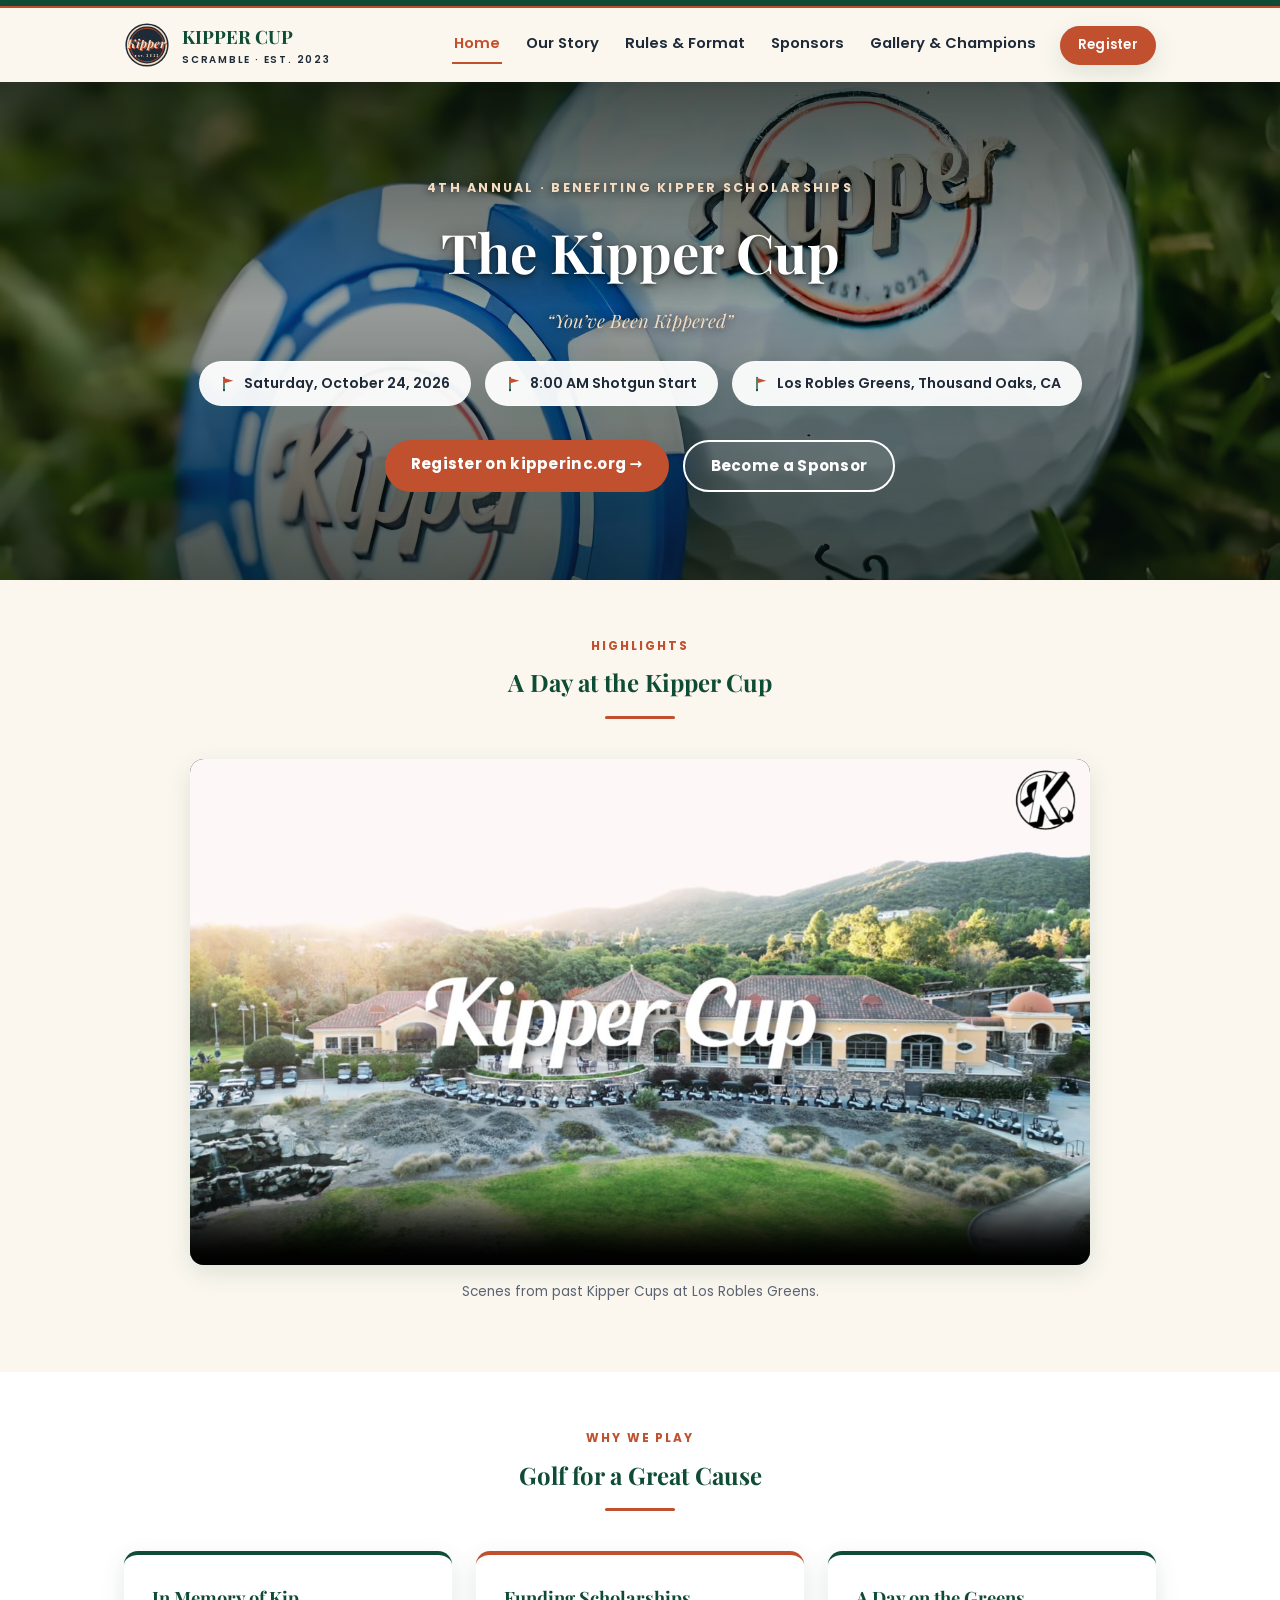
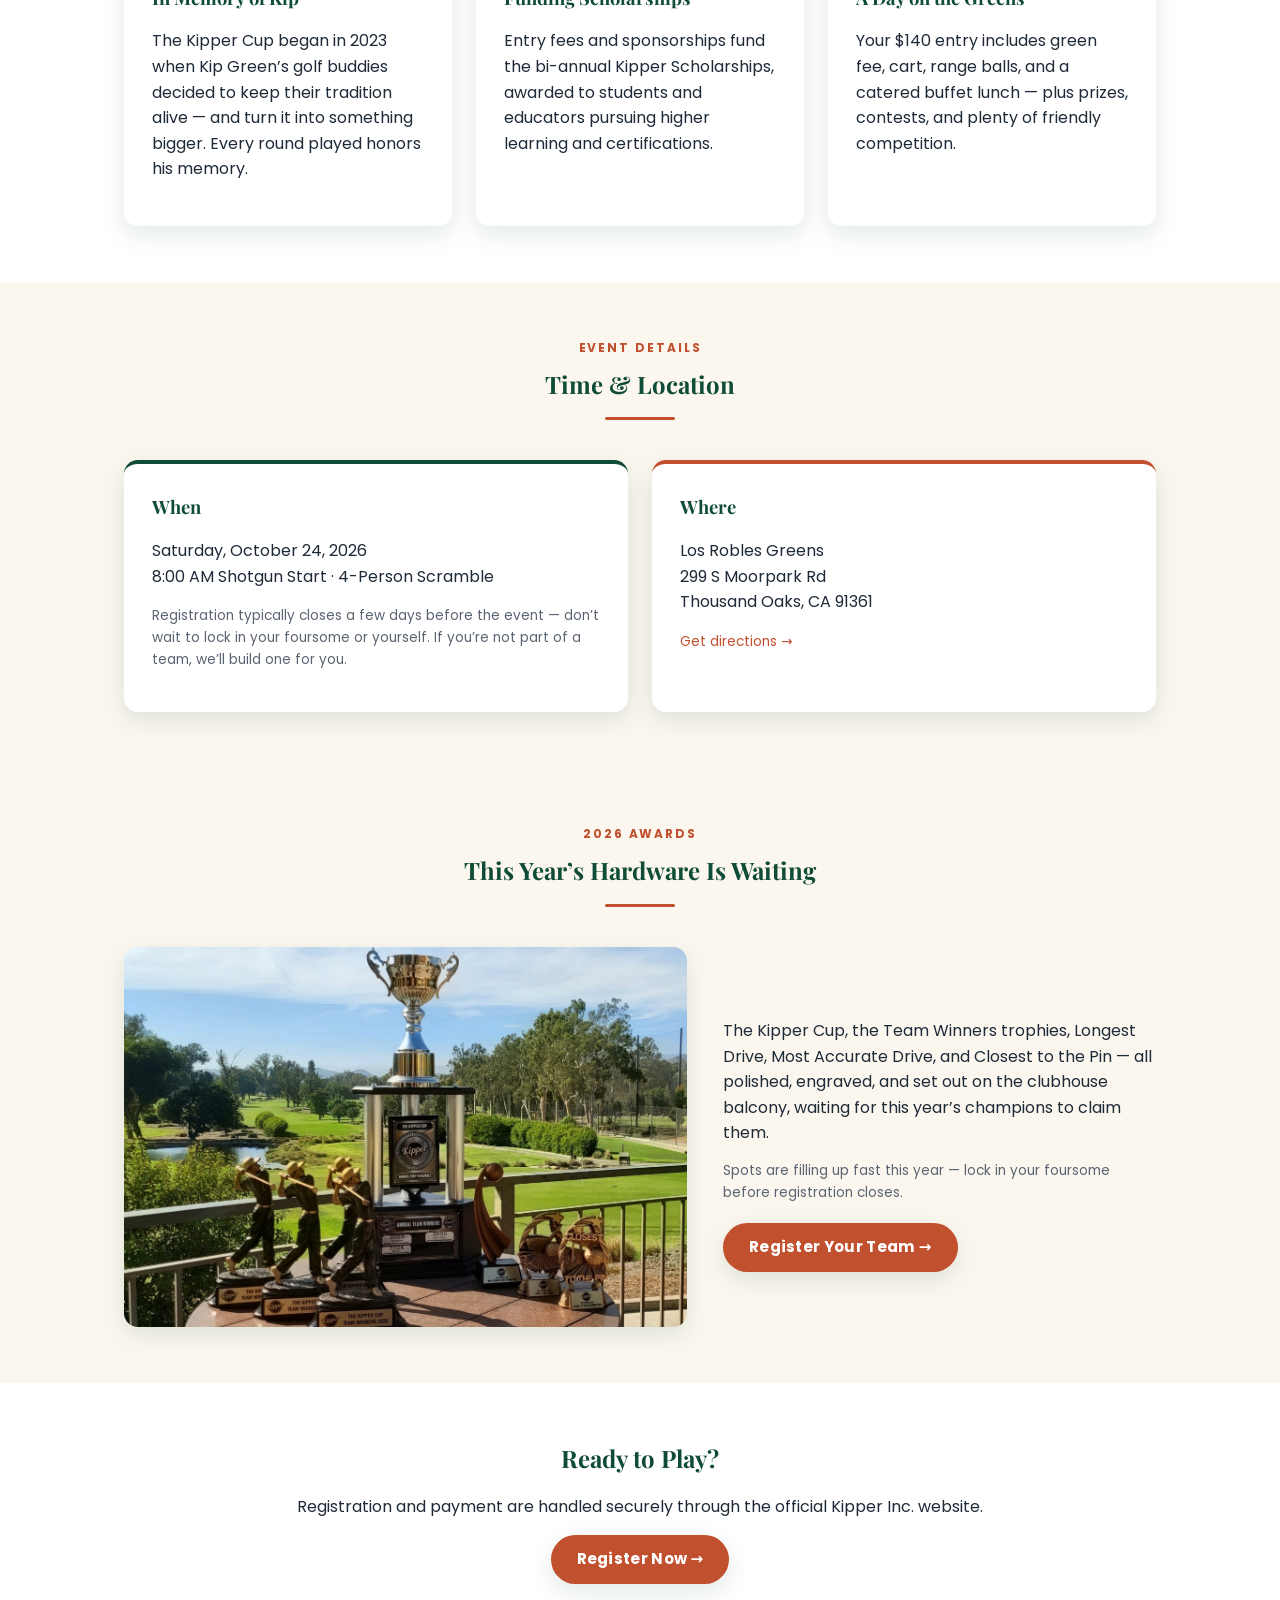
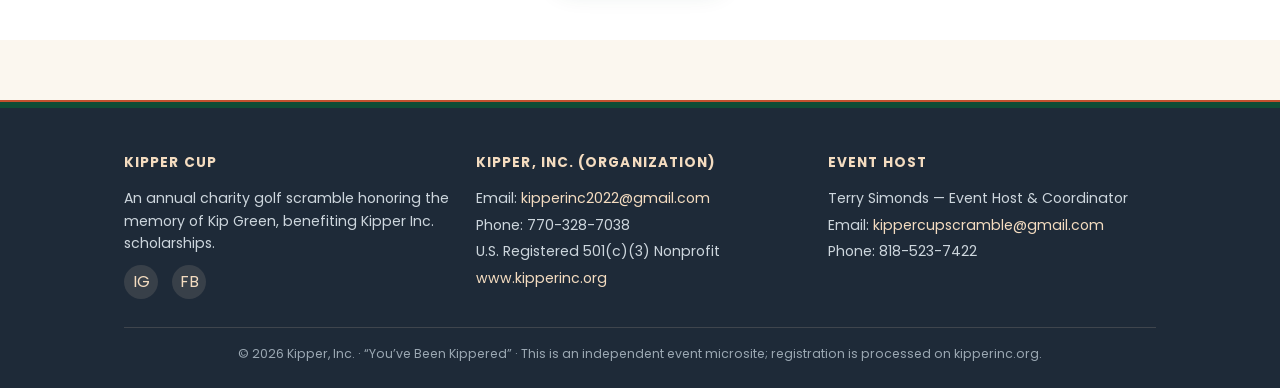
<file: index.html>
<!DOCTYPE html>
<html lang="en">
<head>
<meta charset="UTF-8">
<meta name="viewport" content="width=device-width, initial-scale=1.0">
<title>Home | Kipper Cup</title>
<meta name="description" content="The 4th Annual Kipper Cup charity golf scramble — October 24, 2026 at Los Robles Greens, Thousand Oaks, CA.">
<link rel="preconnect" href="https://fonts.googleapis.com">
<link href="https://fonts.googleapis.com/css2?family=Playfair+Display:ital,wght@0,600;0,700;1,700&family=Poppins:wght@400;500;600;700&display=swap" rel="stylesheet">
<link rel="stylesheet" href="assets/style.css?v=2">
</head>
<body>
<div class="top-bar"></div>
<header class="site-header">
  <div class="nav-wrap">
    <a href="index.html" class="brand">
      <svg viewBox="0 0 100 100" xmlns="http://www.w3.org/2000/svg" role="img" aria-label="Kipper Cup badge">
  <circle cx="50" cy="50" r="47" fill="#1E2A38"/>
  <circle cx="50" cy="50" r="42" fill="none" stroke="#F4DCC0" stroke-width="3.4"/>
  <circle cx="50" cy="50" r="36.5" fill="none" stroke="#C1502E" stroke-width="1.8"/>
  <text x="50" y="58" text-anchor="middle" font-family="'Playfair Display', Georgia, serif" font-style="italic" font-weight="700" font-size="26" fill="#C1502E">Kipper</text>
  <text x="49" y="57" text-anchor="middle" font-family="'Playfair Display', Georgia, serif" font-style="italic" font-weight="700" font-size="26" fill="#F4DCC0">Kipper</text>
  <text x="50" y="76" text-anchor="middle" font-family="'Poppins',sans-serif" font-size="6.2" letter-spacing="2" fill="#F4DCC0">EST. 2022</text>
</svg>
      <span>KIPPER CUP<span class="sub">SCRAMBLE &middot; EST. 2023</span></span>
    </a>
    <nav class="main-nav">
        <a href="index.html" class="active">Home</a>
        <a href="about.html">Our Story</a>
        <a href="rules.html">Rules &amp; Format</a>
        <a href="sponsors.html">Sponsors</a>
        <a href="gallery.html">Gallery &amp; Champions</a>
        <a href="https://www.kipperinc.org/events-1/kipper-cup-2026" class="btn small" target="_blank" rel="noopener">Register</a>
    </nav>
  </div>
</header>

<section class="hero hero-photo">
  <div class="container">
    <div class="eyebrow">4th Annual &middot; Benefiting Kipper Scholarships</div>
    <h1>The Kipper Cup</h1>
    <div class="tagline">&ldquo;You&rsquo;ve Been Kippered&rdquo;</div>

    <div class="hero-facts">
      <span class="fact-pill"><svg viewBox="0 0 24 24" xmlns="http://www.w3.org/2000/svg"><path d="M6 2v20" stroke="#0F4C35" stroke-width="2" stroke-linecap="round"/><path d="M6 3 L20 7 L6 11 Z" fill="#C1502E"/><circle cx="6" cy="21" r="1.6" fill="#0F4C35"/></svg> Saturday, October 24, 2026</span>
      <span class="fact-pill"><svg viewBox="0 0 24 24" xmlns="http://www.w3.org/2000/svg"><path d="M6 2v20" stroke="#0F4C35" stroke-width="2" stroke-linecap="round"/><path d="M6 3 L20 7 L6 11 Z" fill="#C1502E"/><circle cx="6" cy="21" r="1.6" fill="#0F4C35"/></svg> 8:00 AM Shotgun Start</span>
      <span class="fact-pill"><svg viewBox="0 0 24 24" xmlns="http://www.w3.org/2000/svg"><path d="M6 2v20" stroke="#0F4C35" stroke-width="2" stroke-linecap="round"/><path d="M6 3 L20 7 L6 11 Z" fill="#C1502E"/><circle cx="6" cy="21" r="1.6" fill="#0F4C35"/></svg> Los Robles Greens, Thousand Oaks, CA</span>
    </div>

    <div class="hero-ctas">
      <a href="https://www.kipperinc.org/events-1/kipper-cup-2026" class="btn" target="_blank" rel="noopener">Register on kipperinc.org &rarr;</a>
      <a href="sponsors.html" class="btn btn-outline">Become a Sponsor</a>
    </div>
  </div>
</section>

<section>
  <div class="container">
    <div class="section-head">
      <div class="eyebrow">Highlights</div>
      <h2>A Day at the Kipper Cup</h2>
      <div class="divider"></div>
    </div>
    <div class="video-wrap">
      <video
        controls
        preload="none"
        playsinline
        poster="assets/video/kipper-cup-highlights-poster.jpg"
        aria-label="Kipper Cup tournament highlight reel">
        <source src="assets/video/kipper-cup-highlights.mp4" type="video/mp4">
        Your browser doesn&rsquo;t support embedded video.
        <a href="assets/video/kipper-cup-highlights.mp4">Download the highlight reel</a> instead.
      </video>
    </div>
    <p class="note text-center" style="margin-top:16px;">Scenes from past Kipper Cups at Los Robles Greens.</p>
  </div>
</section>

<section class="alt">
  <div class="container">
    <div class="section-head">
      <div class="eyebrow">Why We Play</div>
      <h2>Golf for a Great Cause</h2>
      <div class="divider"></div>
    </div>
    <div class="grid grid-3">
      <div class="card">
        <h3>In Memory of Kip</h3>
        <p>The Kipper Cup began in 2023 when Kip Green&rsquo;s golf buddies decided to keep their tradition alive &mdash; and turn it into something bigger. Every round played honors his memory.</p>
      </div>
      <div class="card rust-top">
        <h3>Funding Scholarships</h3>
        <p>Entry fees and sponsorships fund the bi-annual Kipper Scholarships, awarded to students and educators pursuing higher learning and certifications.</p>
      </div>
      <div class="card">
        <h3>A Day on the Greens</h3>
        <p>Your $140 entry includes green fee, cart, range balls, and a catered buffet lunch &mdash; plus prizes, contests, and plenty of friendly competition.</p>
      </div>
    </div>
  </div>
</section>

<section>
  <div class="container">
    <div class="section-head">
      <div class="eyebrow">Event Details</div>
      <h2>Time &amp; Location</h2>
      <div class="divider"></div>
    </div>
    <div class="grid grid-2">
      <div class="card">
        <h3>When</h3>
        <p>Saturday, October 24, 2026<br>8:00 AM Shotgun Start &middot; 4-Person Scramble</p>
        <p class="note">Registration typically closes a few days before the event &mdash; don&rsquo;t wait to lock in your foursome or yourself. If you&rsquo;re not part of a team, we&rsquo;ll build one for you.</p>
      </div>
      <div class="card rust-top">
        <h3>Where</h3>
        <p>Los Robles Greens<br>299 S Moorpark Rd<br>Thousand Oaks, CA 91361</p>
        <p class="note"><a href="https://www.google.com/maps/search/?api=1&amp;query=Los+Robles+Greens+299+S+Moorpark+Rd+Thousand+Oaks+CA+91361" target="_blank" rel="noopener">Get directions &rarr;</a></p>
      </div>
    </div>
  </div>
</section>

<section>
  <div class="container">
    <div class="section-head">
      <div class="eyebrow">2026 Awards</div>
      <h2>This Year&rsquo;s Hardware Is Waiting</h2>
      <div class="divider"></div>
    </div>
    <div class="trophy-teaser">
      <img class="trophy-teaser-img" src="assets/photos/awards-2026.jpg" alt="The Kipper Cup perpetual trophy alongside the 2026 Team Winners, Longest Drive, Most Accurate Drive, and Closest to the Pin trophies, displayed at Los Robles Greens">
      <div class="trophy-teaser-copy">
        <p>The Kipper Cup, the Team Winners trophies, Longest Drive, Most Accurate Drive, and Closest to the Pin &mdash; all polished, engraved, and set out on the clubhouse balcony, waiting for this year&rsquo;s champions to claim them.</p>
        <p class="note">Spots are filling up fast this year &mdash; lock in your foursome before registration closes.</p>
        <a href="https://www.kipperinc.org/events-1/kipper-cup-2026" class="btn" target="_blank" rel="noopener">Register Your Team &rarr;</a>
      </div>
    </div>
  </div>
</section>

<section class="alt text-center">
  <div class="container">
    <h2>Ready to Play?</h2>
    <p>Registration and payment are handled securely through the official Kipper Inc. website.</p>
    <a href="https://www.kipperinc.org/events-1/kipper-cup-2026" class="btn" target="_blank" rel="noopener">Register Now &rarr;</a>
  </div>
</section>
<div class="bottom-bar"></div>
<footer class="site-footer">
  <div class="container">
    <div class="grid grid-3">
      <div>
        <h4>Kipper Cup</h4>
        <p>An annual charity golf scramble honoring the memory of Kip Green, benefiting Kipper Inc. scholarships.</p>
        <div class="social-row" aria-label="Social links">
          <a href="https://www.instagram.com/kipperinc2022/" target="_blank" rel="noopener" aria-label="Instagram">IG</a>
          <a href="https://www.facebook.com/profile.php?id=100091296968732" target="_blank" rel="noopener" aria-label="Facebook">FB</a>
        </div>
      </div>
      <div>
        <h4>Kipper, Inc. (Organization)</h4>
        <p>Email: <a href="mailto:kipperinc2022@gmail.com">kipperinc2022@gmail.com</a></p>
        <p>Phone: 770-328-7038</p>
        <p>U.S. Registered 501(c)(3) Nonprofit</p>
        <p><a href="https://www.kipperinc.org" target="_blank" rel="noopener">www.kipperinc.org</a></p>
      </div>
      <div>
        <h4>Event Host</h4>
        <p>Terry Simonds &mdash; Event Host &amp; Coordinator</p>
        <p>Email: <a href="mailto:kippercupscramble@gmail.com">kippercupscramble@gmail.com</a></p>
        <p>Phone: 818-523-7422</p>
      </div>
    </div>
    <div class="footer-bottom">
      &copy; 2026 Kipper, Inc. &middot; &ldquo;You&rsquo;ve Been Kippered&rdquo; &middot; This is an independent event microsite; registration is processed on kipperinc.org.
    </div>
  </div>
</footer>
</body>
</html>
</file>
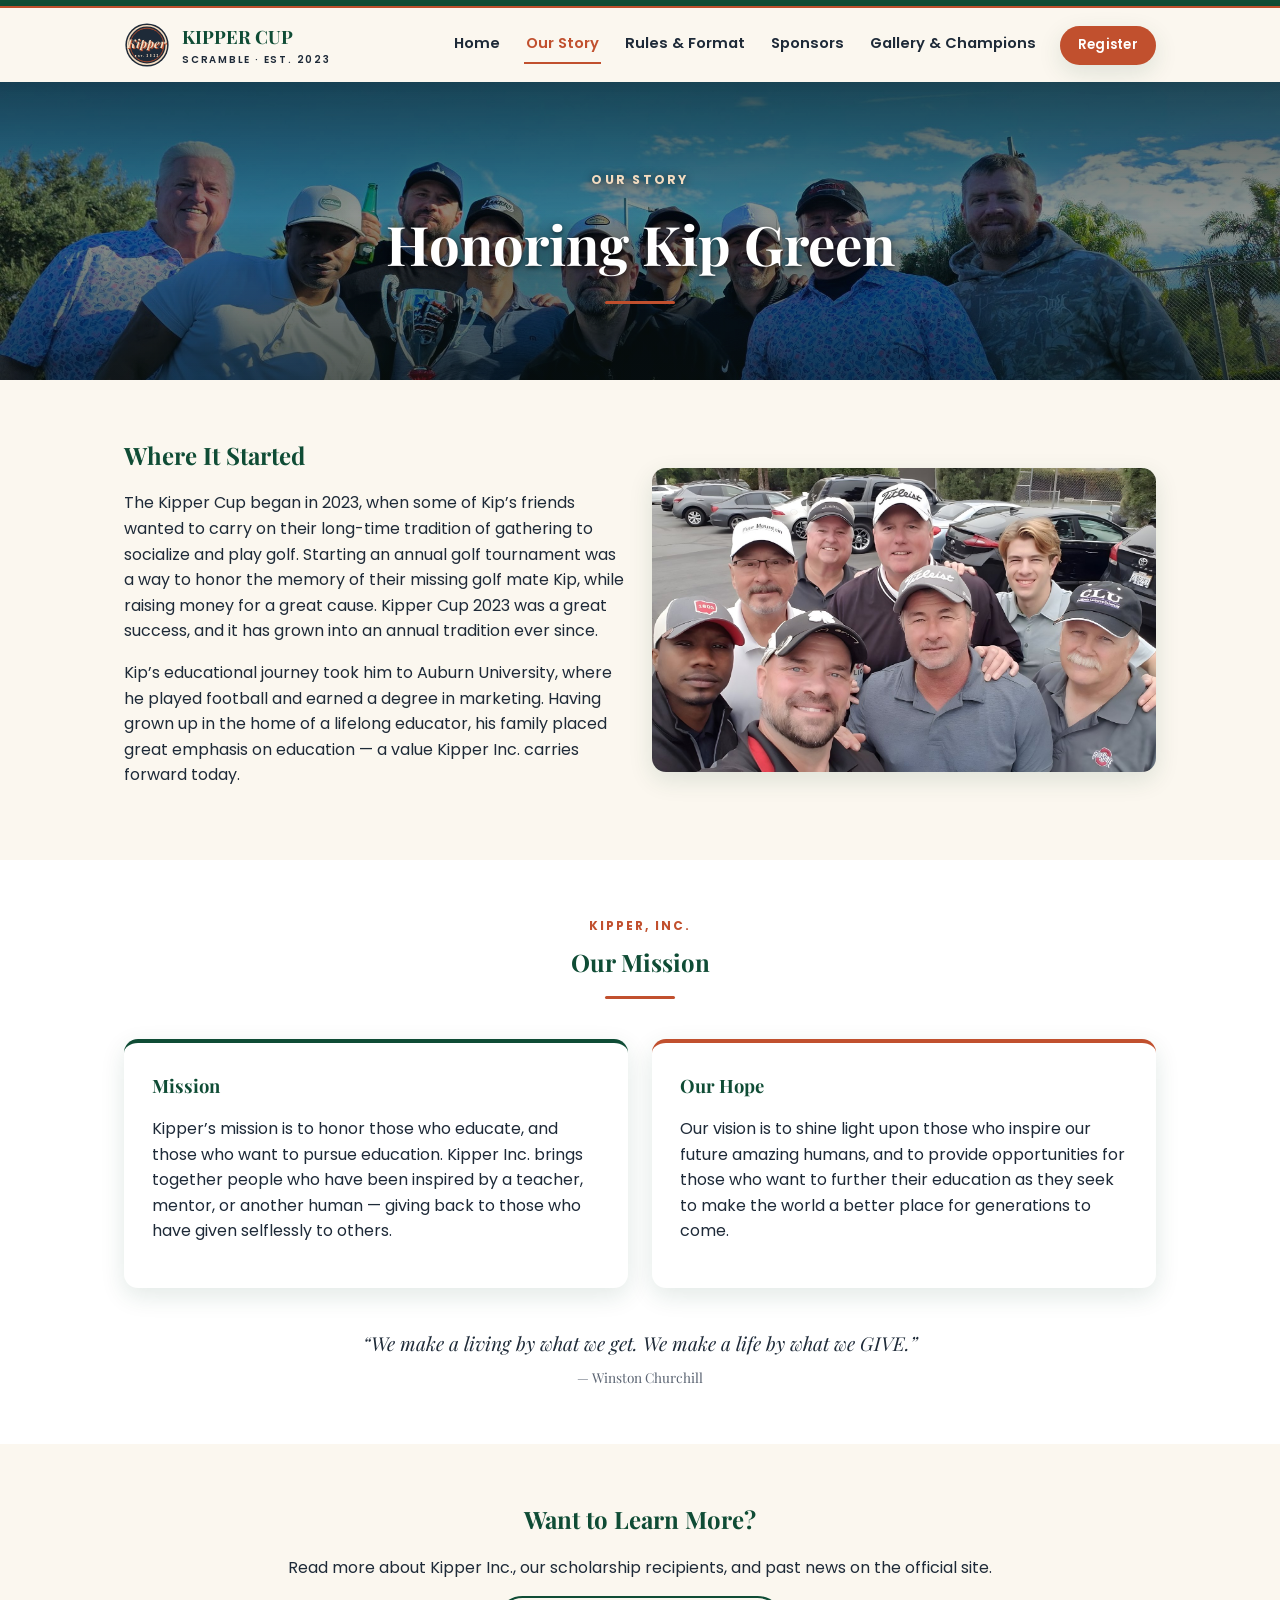
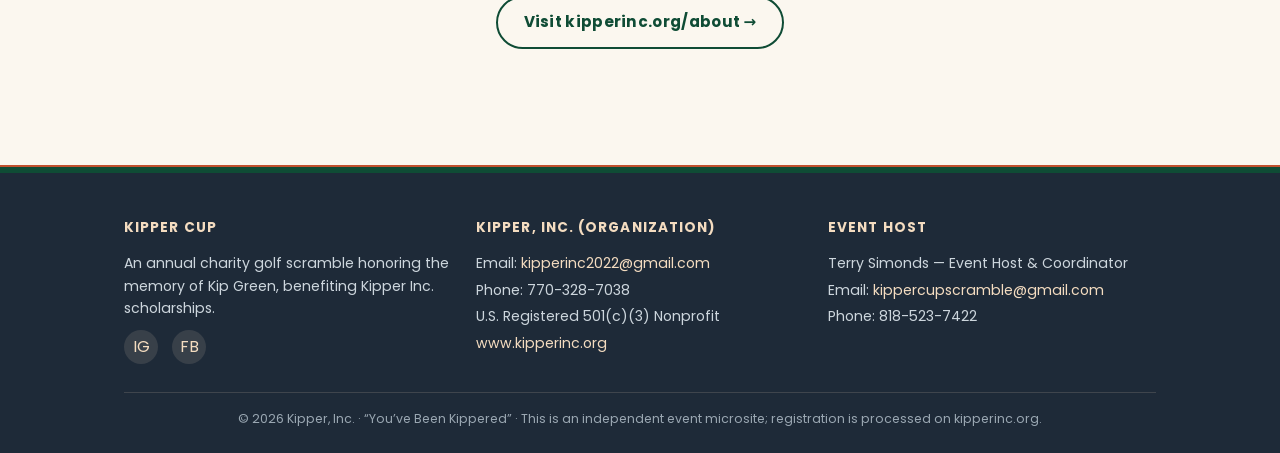
<file: about.html>
<!DOCTYPE html>
<html lang="en">
<head>
<meta charset="UTF-8">
<meta name="viewport" content="width=device-width, initial-scale=1.0">
<title>Our Story | Kipper Cup</title>
<meta name="description" content="The story behind the Kipper Cup and the mission of Kipper, Inc.">
<link rel="preconnect" href="https://fonts.googleapis.com">
<link href="https://fonts.googleapis.com/css2?family=Playfair+Display:ital,wght@0,600;0,700;1,700&family=Poppins:wght@400;500;600;700&display=swap" rel="stylesheet">
<link rel="stylesheet" href="assets/style.css?v=2">
</head>
<body>
<div class="top-bar"></div>
<header class="site-header">
  <div class="nav-wrap">
    <a href="index.html" class="brand">
      <svg viewBox="0 0 100 100" xmlns="http://www.w3.org/2000/svg" role="img" aria-label="Kipper Cup badge">
  <circle cx="50" cy="50" r="47" fill="#1E2A38"/>
  <circle cx="50" cy="50" r="42" fill="none" stroke="#F4DCC0" stroke-width="3.4"/>
  <circle cx="50" cy="50" r="36.5" fill="none" stroke="#C1502E" stroke-width="1.8"/>
  <text x="50" y="58" text-anchor="middle" font-family="'Playfair Display', Georgia, serif" font-style="italic" font-weight="700" font-size="26" fill="#C1502E">Kipper</text>
  <text x="49" y="57" text-anchor="middle" font-family="'Playfair Display', Georgia, serif" font-style="italic" font-weight="700" font-size="26" fill="#F4DCC0">Kipper</text>
  <text x="50" y="76" text-anchor="middle" font-family="'Poppins',sans-serif" font-size="6.2" letter-spacing="2" fill="#F4DCC0">EST. 2022</text>
</svg>
      <span>KIPPER CUP<span class="sub">SCRAMBLE &middot; EST. 2023</span></span>
    </a>
    <nav class="main-nav">
        <a href="index.html">Home</a>
        <a href="about.html" class="active">Our Story</a>
        <a href="rules.html">Rules &amp; Format</a>
        <a href="sponsors.html">Sponsors</a>
        <a href="gallery.html">Gallery &amp; Champions</a>
        <a href="https://www.kipperinc.org/events-1/kipper-cup-2026" class="btn small" target="_blank" rel="noopener">Register</a>
    </nav>
  </div>
</header>

<section class="hero hero-photo hero-about">
  <div class="container">
    <div class="eyebrow">Our Story</div>
    <h1>Honoring Kip Green</h1>
    <div class="divider"></div>
  </div>
</section>

<section>
  <div class="container">
    <div class="grid grid-2" style="align-items:center;">
      <div>
        <h2 class="mt-0">Where It Started</h2>
        <p>The Kipper Cup began in 2023, when some of Kip&rsquo;s friends wanted to carry on their long-time tradition of gathering to socialize and play golf. Starting an annual golf tournament was a way to honor the memory of their missing golf mate Kip, while raising money for a great cause. Kipper Cup 2023 was a great success, and it has grown into an annual tradition ever since.</p>
        <p>Kip&rsquo;s educational journey took him to Auburn University, where he played football and earned a degree in marketing. Having grown up in the home of a lifelong educator, his family placed great emphasis on education &mdash; a value Kipper Inc. carries forward today.</p>
      </div>
      <img class="story-photo-img" src="assets/photos/our-story-founders.jpg" alt="Kip Green with the group of friends whose long-running golf tradition became the Kipper Cup" loading="lazy">
    </div>
  </div>
</section>

<section class="alt">
  <div class="container">
    <div class="section-head">
      <div class="eyebrow">Kipper, Inc.</div>
      <h2>Our Mission</h2>
      <div class="divider"></div>
    </div>
    <div class="grid grid-2">
      <div class="card">
        <h3>Mission</h3>
        <p>Kipper&rsquo;s mission is to honor those who educate, and those who want to pursue education. Kipper Inc. brings together people who have been inspired by a teacher, mentor, or another human &mdash; giving back to those who have given selflessly to others.</p>
      </div>
      <div class="card rust-top">
        <h3>Our Hope</h3>
        <p>Our vision is to shine light upon those who inspire our future amazing humans, and to provide opportunities for those who want to further their education as they seek to make the world a better place for generations to come.</p>
      </div>
    </div>
    <blockquote style="font-family:'Playfair Display',serif; font-style:italic; text-align:center; font-size:1.2rem; color:var(--navy); max-width:640px; margin:40px auto 0;">
      &ldquo;We make a living by what we get. We make a life by what we GIVE.&rdquo;
      <div style="font-size:.85rem; font-style:normal; color:var(--gray); margin-top:8px;">&mdash; Winston Churchill</div>
    </blockquote>
  </div>
</section>

<section class="text-center">
  <div class="container">
    <h2>Want to Learn More?</h2>
    <p>Read more about Kipper Inc., our scholarship recipients, and past news on the official site.</p>
    <a href="https://www.kipperinc.org/about" class="btn btn-outline" target="_blank" rel="noopener">Visit kipperinc.org/about &rarr;</a>
  </div>
</section>
<div class="bottom-bar"></div>
<footer class="site-footer">
  <div class="container">
    <div class="grid grid-3">
      <div>
        <h4>Kipper Cup</h4>
        <p>An annual charity golf scramble honoring the memory of Kip Green, benefiting Kipper Inc. scholarships.</p>
        <div class="social-row" aria-label="Social links">
          <a href="https://www.instagram.com/kipperinc2022/" target="_blank" rel="noopener" aria-label="Instagram">IG</a>
          <a href="https://www.facebook.com/profile.php?id=100091296968732" target="_blank" rel="noopener" aria-label="Facebook">FB</a>
        </div>
      </div>
      <div>
        <h4>Kipper, Inc. (Organization)</h4>
        <p>Email: <a href="mailto:kipperinc2022@gmail.com">kipperinc2022@gmail.com</a></p>
        <p>Phone: 770-328-7038</p>
        <p>U.S. Registered 501(c)(3) Nonprofit</p>
        <p><a href="https://www.kipperinc.org" target="_blank" rel="noopener">www.kipperinc.org</a></p>
      </div>
      <div>
        <h4>Event Host</h4>
        <p>Terry Simonds &mdash; Event Host &amp; Coordinator</p>
        <p>Email: <a href="mailto:kippercupscramble@gmail.com">kippercupscramble@gmail.com</a></p>
        <p>Phone: 818-523-7422</p>
      </div>
    </div>
    <div class="footer-bottom">
      &copy; 2026 Kipper, Inc. &middot; &ldquo;You&rsquo;ve Been Kippered&rdquo; &middot; This is an independent event microsite; registration is processed on kipperinc.org.
    </div>
  </div>
</footer>
</body>
</html>
</file>
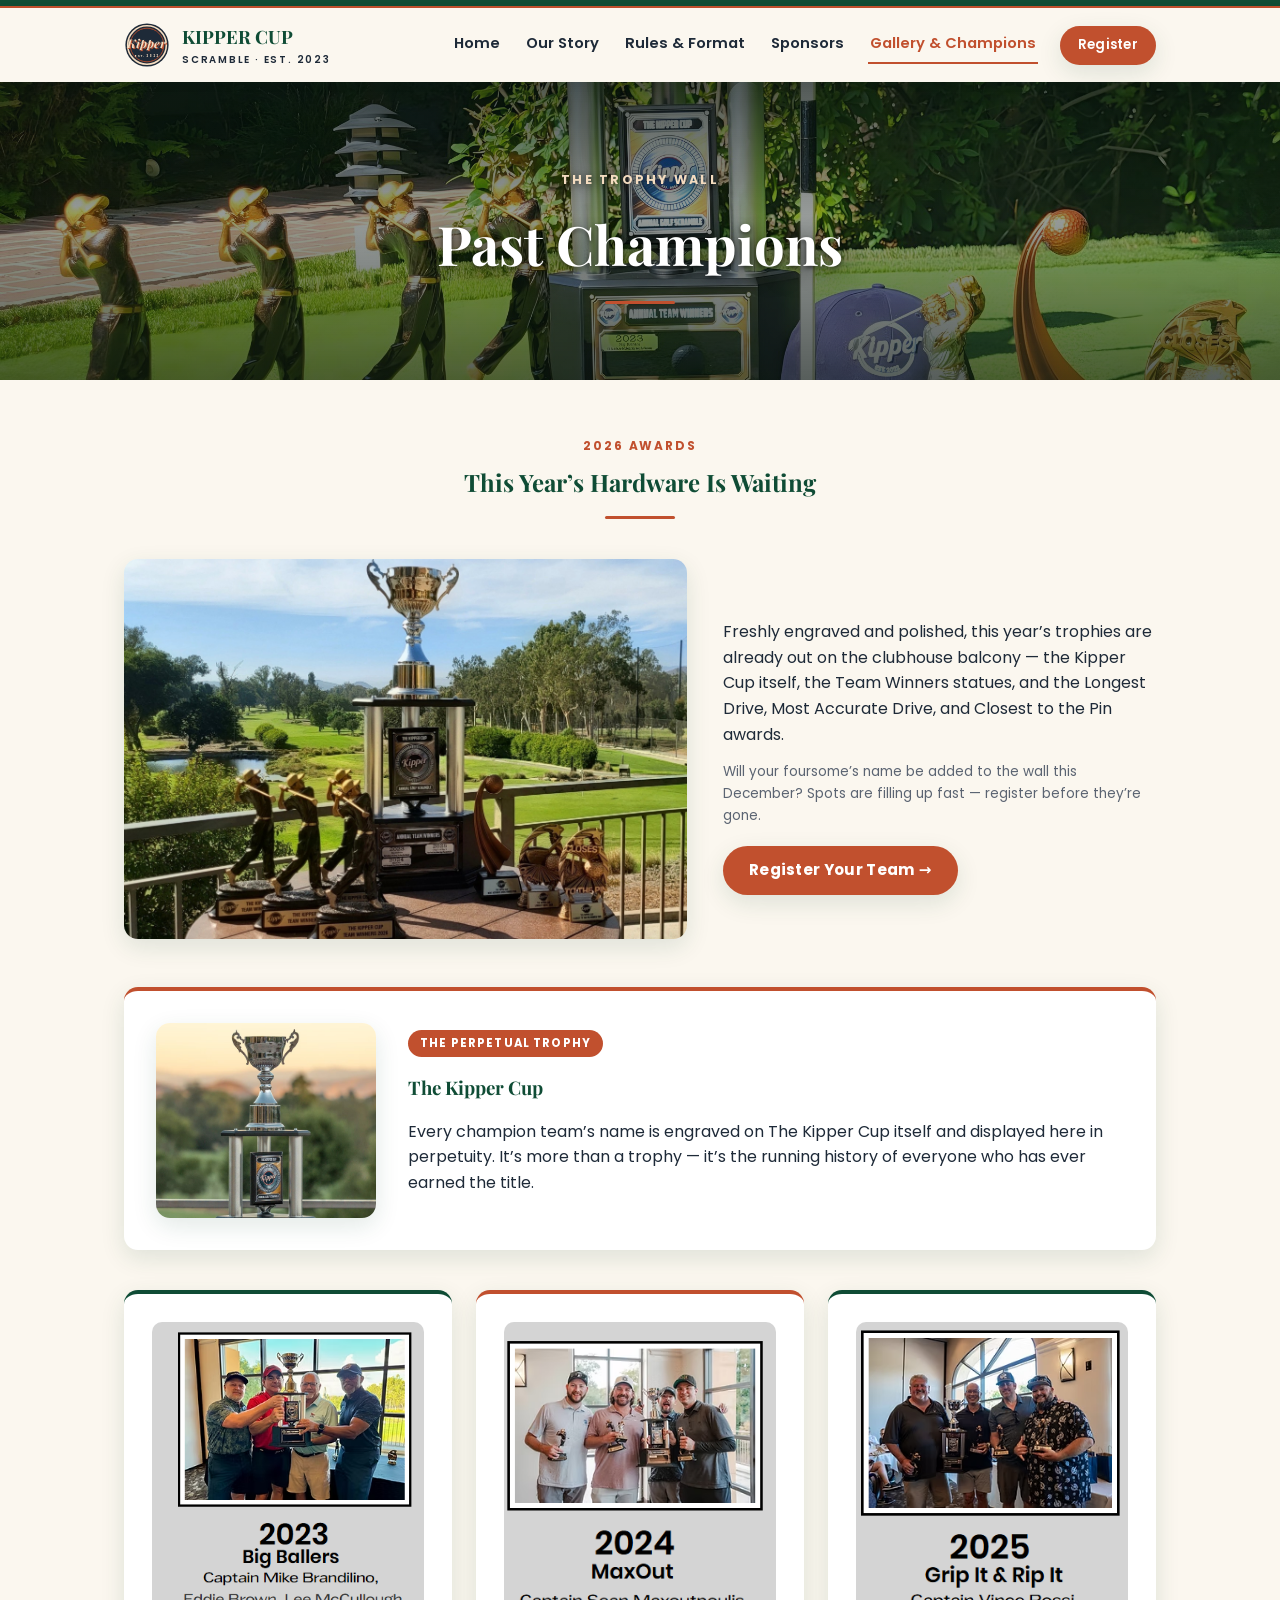
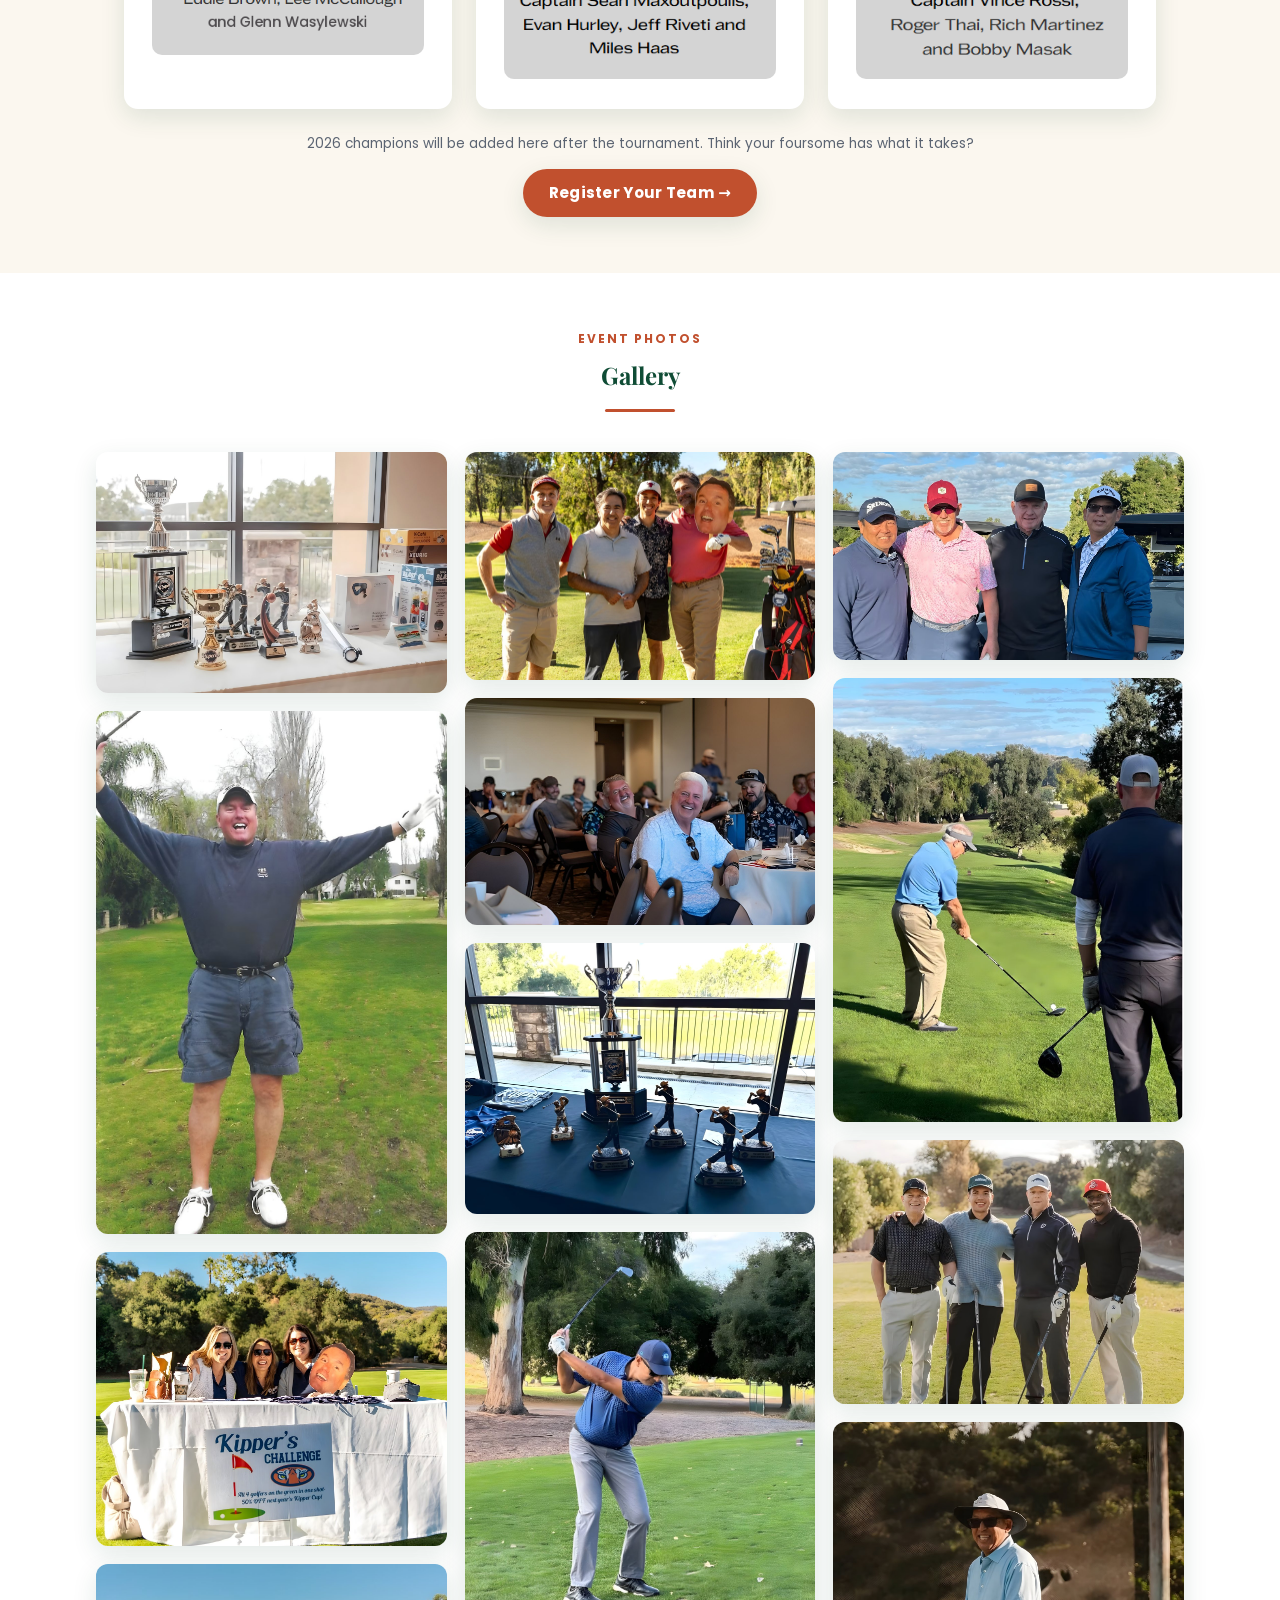
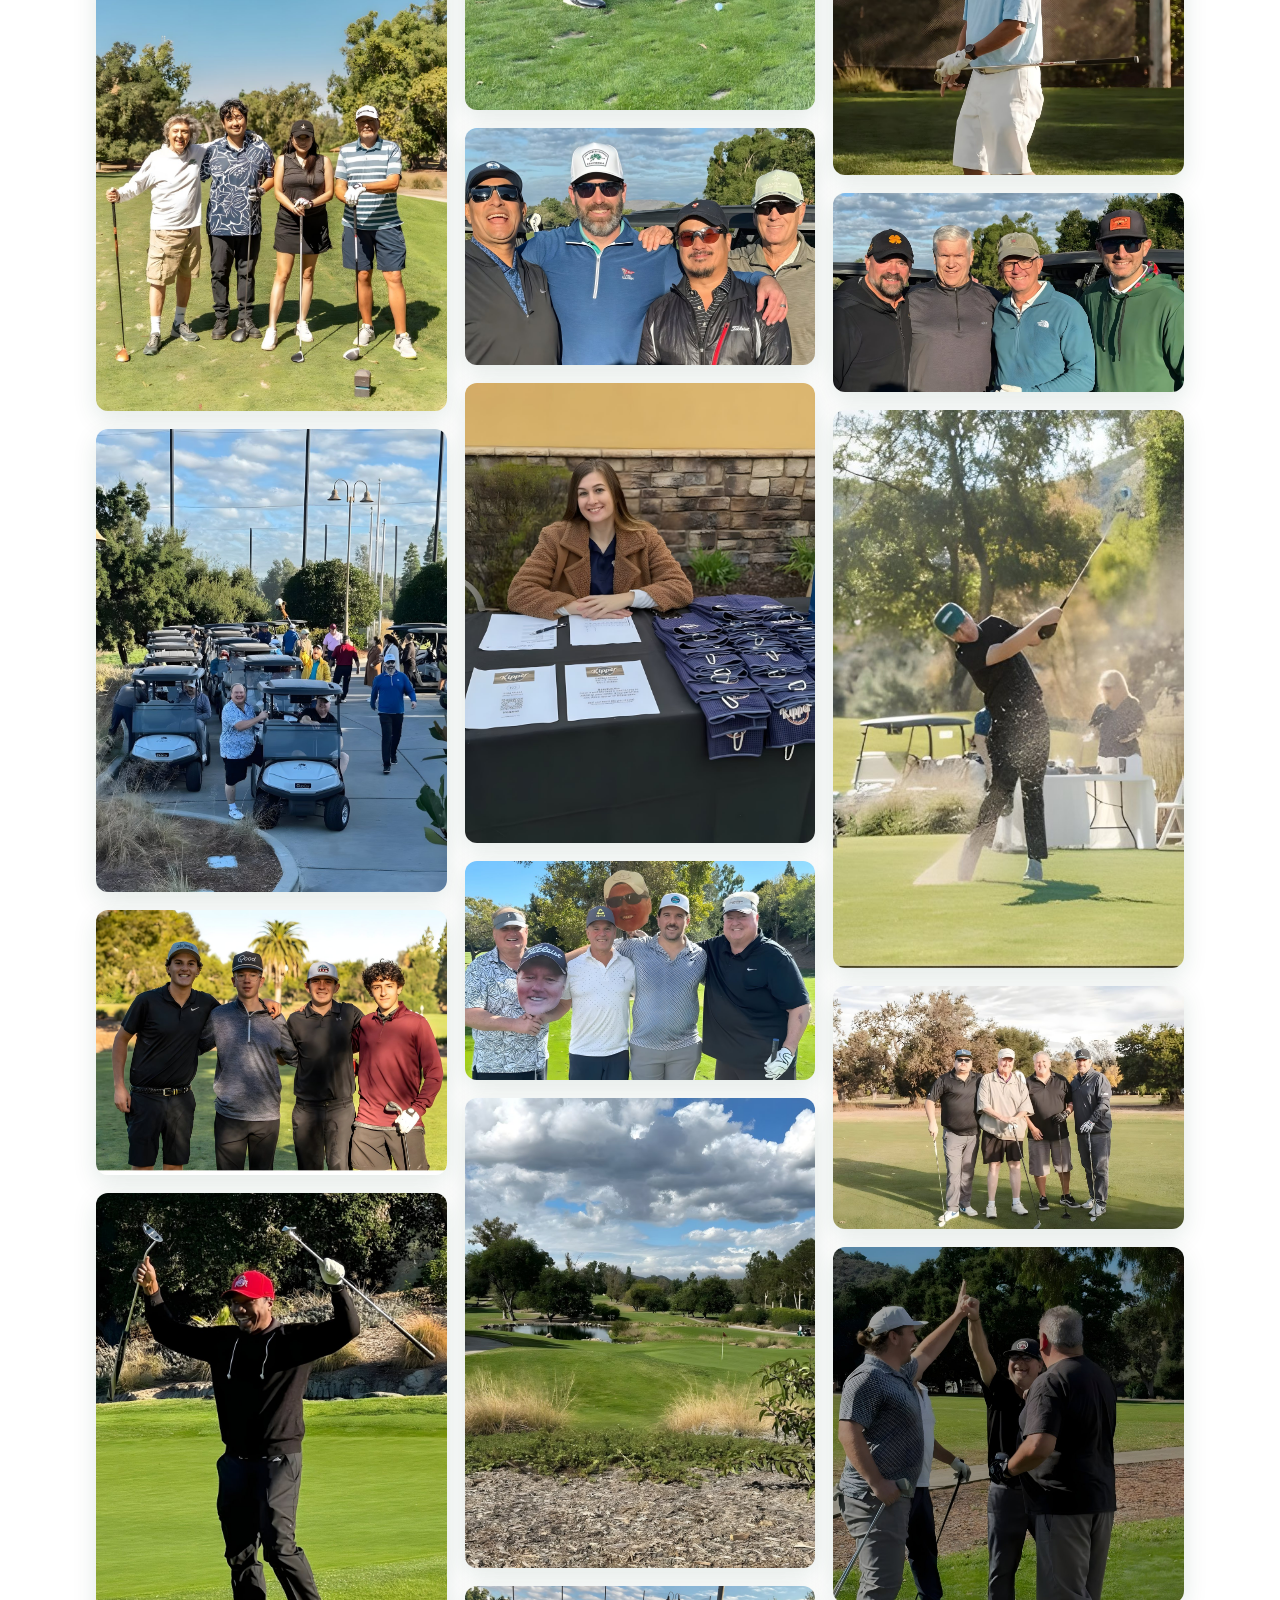
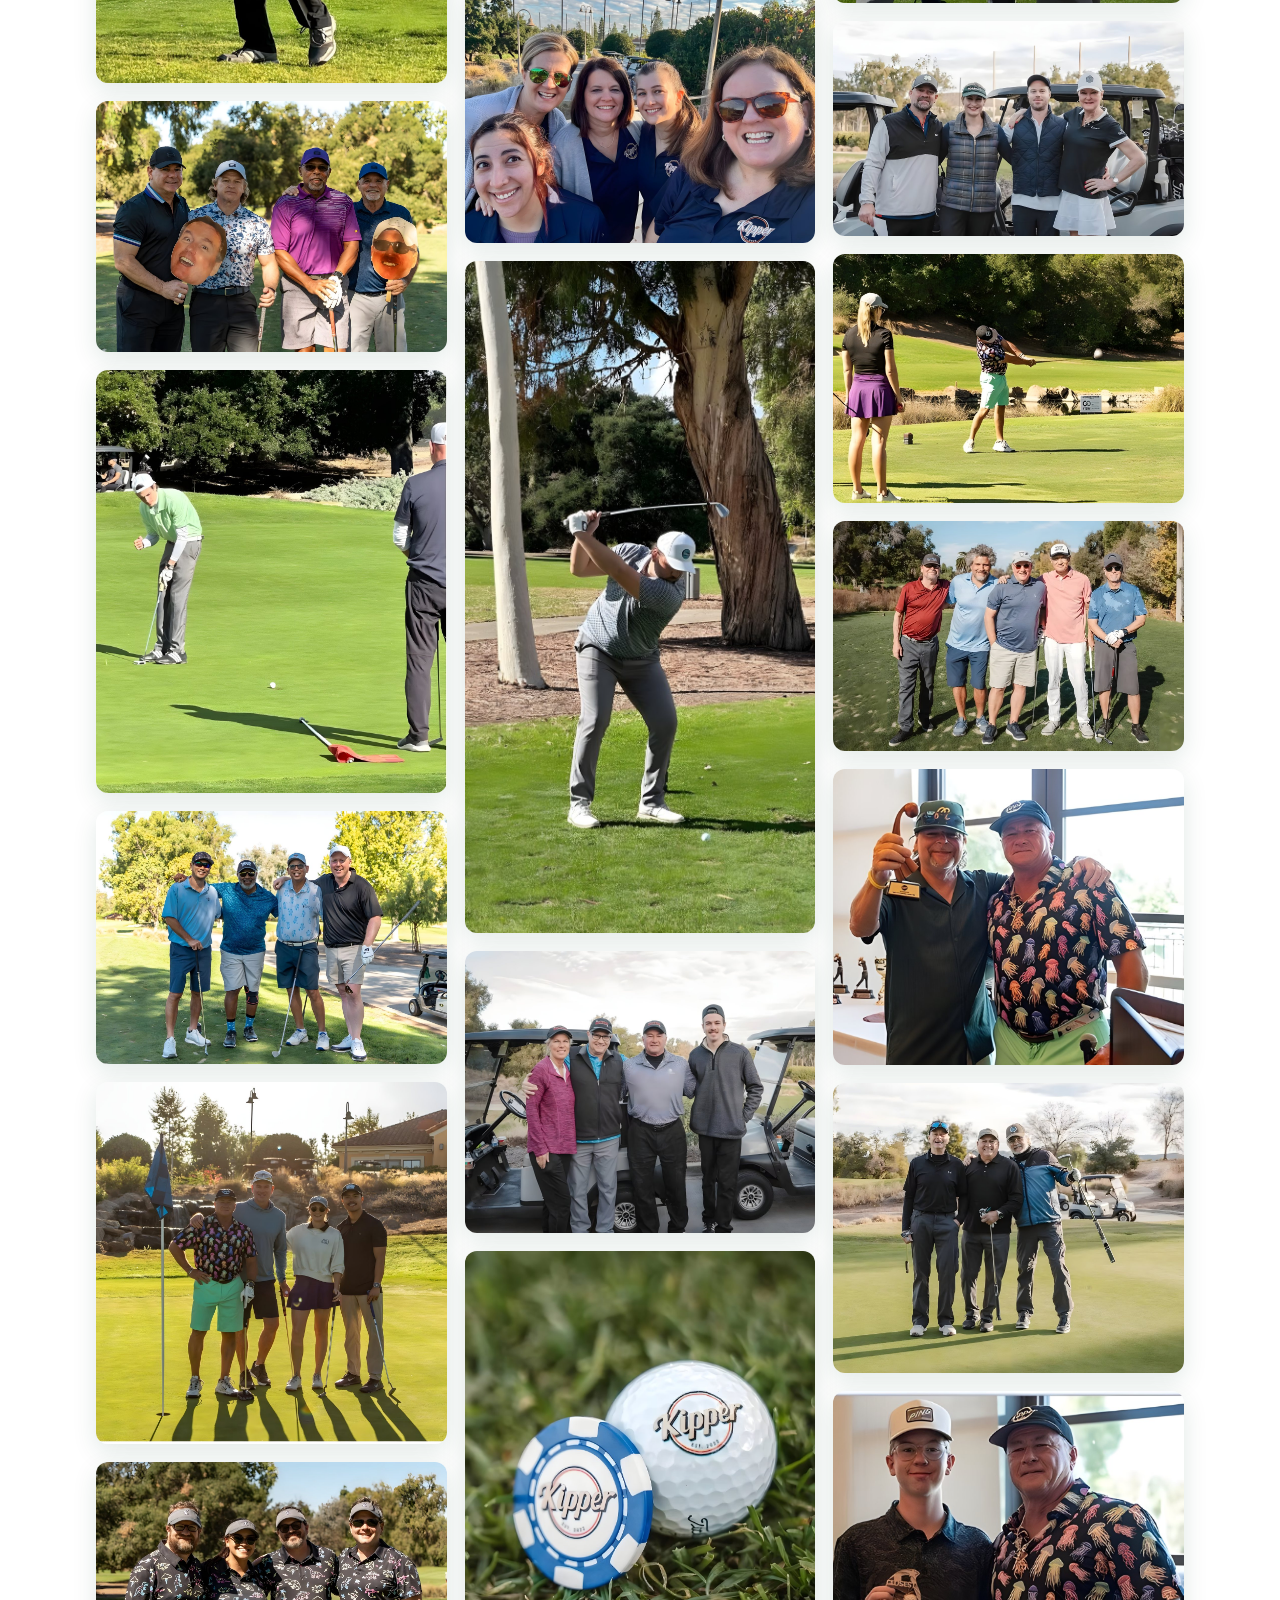
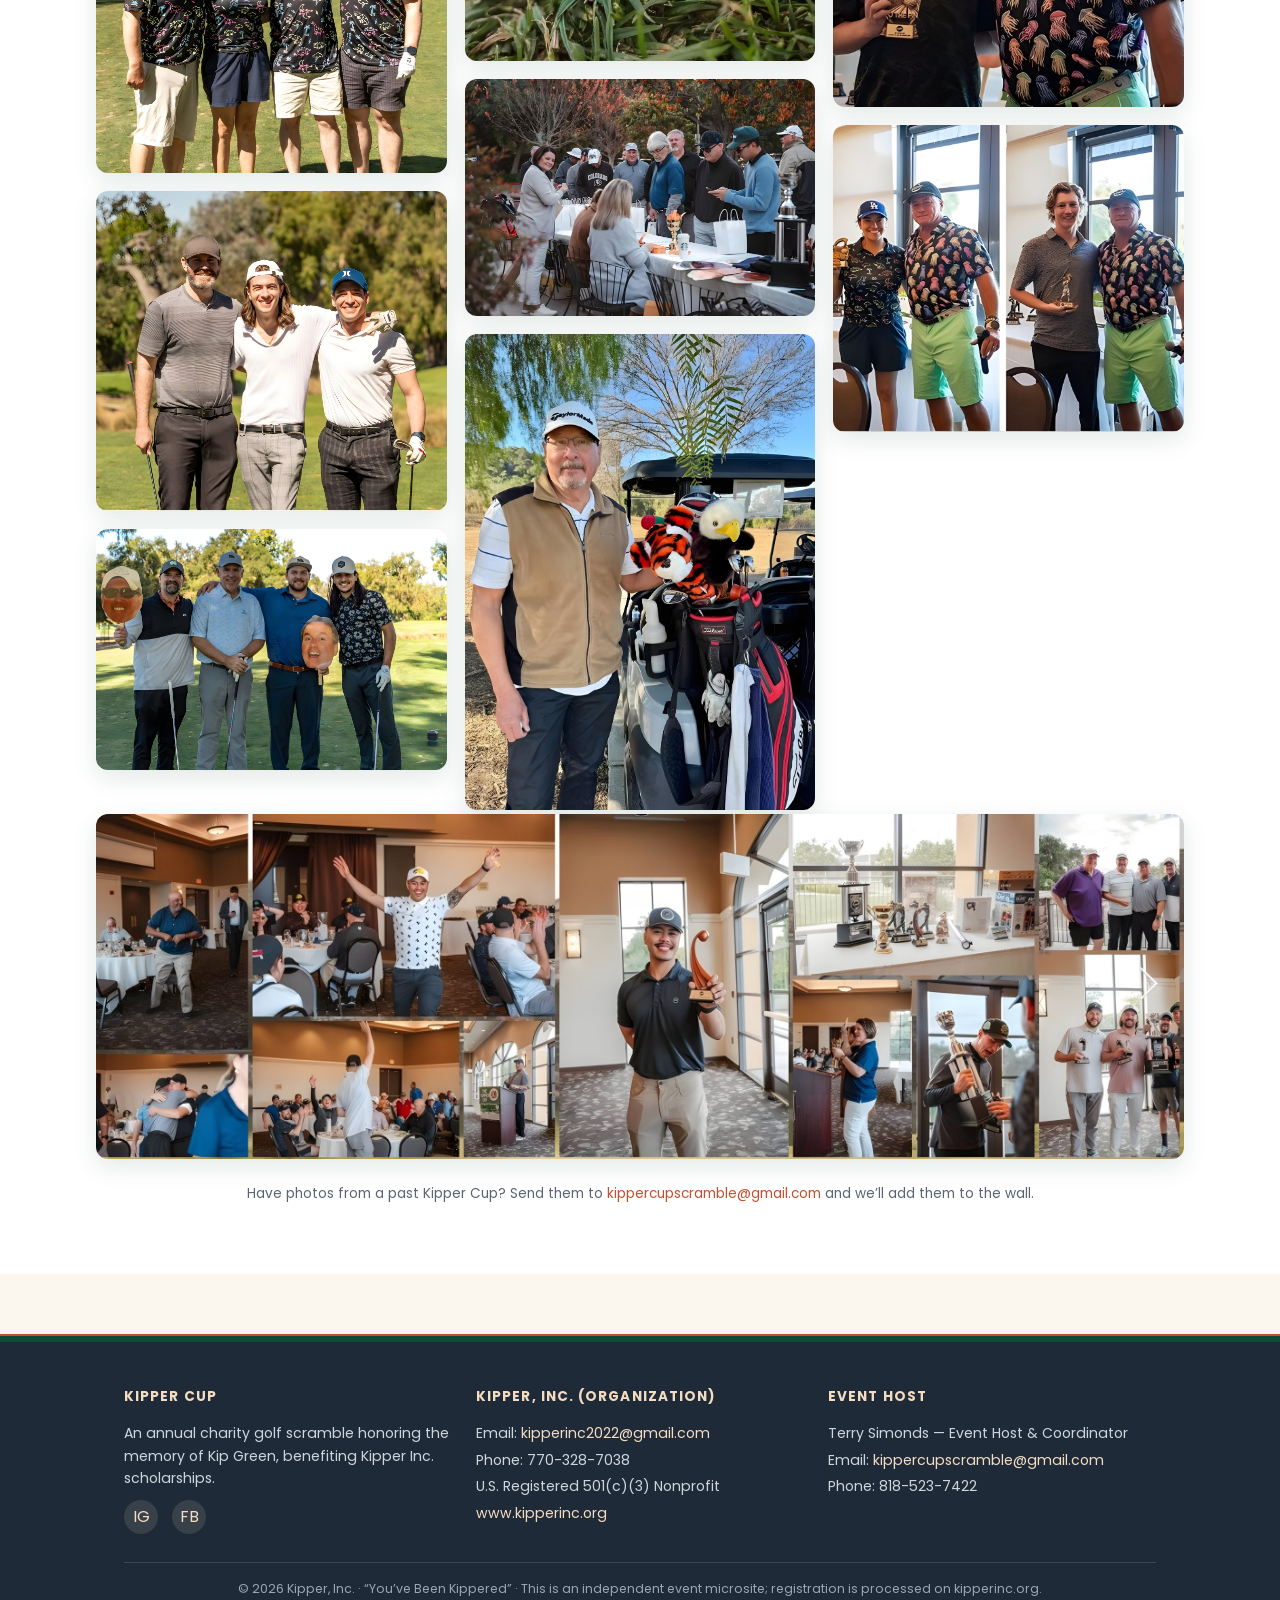
<file: gallery.html>
<!DOCTYPE html>
<html lang="en">
<head>
<meta charset="UTF-8">
<meta name="viewport" content="width=device-width, initial-scale=1.0">
<title>Gallery & Champions | Kipper Cup</title>
<meta name="description" content="Past Kipper Cup champions and event photo gallery.">
<link rel="preconnect" href="https://fonts.googleapis.com">
<link href="https://fonts.googleapis.com/css2?family=Playfair+Display:ital,wght@0,600;0,700;1,700&family=Poppins:wght@400;500;600;700&display=swap" rel="stylesheet">
<link rel="stylesheet" href="assets/style.css?v=2">
</head>
<body>
<div class="top-bar"></div>
<header class="site-header">
  <div class="nav-wrap">
    <a href="index.html" class="brand">
      <svg viewBox="0 0 100 100" xmlns="http://www.w3.org/2000/svg" role="img" aria-label="Kipper Cup badge">
  <circle cx="50" cy="50" r="47" fill="#1E2A38"/>
  <circle cx="50" cy="50" r="42" fill="none" stroke="#F4DCC0" stroke-width="3.4"/>
  <circle cx="50" cy="50" r="36.5" fill="none" stroke="#C1502E" stroke-width="1.8"/>
  <text x="50" y="58" text-anchor="middle" font-family="'Playfair Display', Georgia, serif" font-style="italic" font-weight="700" font-size="26" fill="#C1502E">Kipper</text>
  <text x="49" y="57" text-anchor="middle" font-family="'Playfair Display', Georgia, serif" font-style="italic" font-weight="700" font-size="26" fill="#F4DCC0">Kipper</text>
  <text x="50" y="76" text-anchor="middle" font-family="'Poppins',sans-serif" font-size="6.2" letter-spacing="2" fill="#F4DCC0">EST. 2022</text>
</svg>
      <span>KIPPER CUP<span class="sub">SCRAMBLE &middot; EST. 2023</span></span>
    </a>
    <nav class="main-nav">
        <a href="index.html">Home</a>
        <a href="about.html">Our Story</a>
        <a href="rules.html">Rules &amp; Format</a>
        <a href="sponsors.html">Sponsors</a>
        <a href="gallery.html" class="active">Gallery &amp; Champions</a>
        <a href="https://www.kipperinc.org/events-1/kipper-cup-2026" class="btn small" target="_blank" rel="noopener">Register</a>
    </nav>
  </div>
</header>

<section class="hero hero-photo hero-champions">
  <div class="container">
    <div class="eyebrow">The Trophy Wall</div>
    <h1>Past Champions</h1>
    <div class="divider"></div>
  </div>
</section>

<section>
  <div class="container">
    <div class="section-head">
      <div class="eyebrow">2026 Awards</div>
      <h2>This Year&rsquo;s Hardware Is Waiting</h2>
      <div class="divider"></div>
    </div>
    <div class="trophy-teaser" style="margin-bottom:48px;">
      <img class="trophy-teaser-img" src="assets/photos/awards-2026.jpg" alt="The Kipper Cup perpetual trophy alongside the 2026 Team Winners, Longest Drive, Most Accurate Drive, and Closest to the Pin trophies, displayed at Los Robles Greens">
      <div class="trophy-teaser-copy">
        <p>Freshly engraved and polished, this year&rsquo;s trophies are already out on the clubhouse balcony &mdash; the Kipper Cup itself, the Team Winners statues, and the Longest Drive, Most Accurate Drive, and Closest to the Pin awards.</p>
        <p class="note">Will your foursome&rsquo;s name be added to the wall this December? Spots are filling up fast &mdash; register before they&rsquo;re gone.</p>
        <a href="https://www.kipperinc.org/events-1/kipper-cup-2026" class="btn" target="_blank" rel="noopener">Register Your Team &rarr;</a>
      </div>
    </div>

    <div class="trophy-feature">
      <img class="trophy-photo-img" src="assets/photos/the-kipper-cup-trophy.jpg" alt="The Kipper Cup perpetual trophy">
      <div>
        <span class="tier-badge tier-par">The Perpetual Trophy</span>
        <h3 style="margin-top:6px;">The Kipper Cup</h3>
        <p>Every champion team&rsquo;s name is engraved on The Kipper Cup itself and displayed here in perpetuity. It&rsquo;s more than a trophy &mdash; it&rsquo;s the running history of everyone who has ever earned the title.</p>
      </div>
    </div>

    <div class="grid grid-3">
      <div class="card">
        <img class="champ-photo-img" src="assets/photos/champions-2023-big-ballers.png?v=2" alt="2023 Champions: Big Ballers — Captain Mike Brandilino, Eddie Brown, Lee McCullough and Glenn Wasylewski">
      </div>
      <div class="card rust-top">
        <img class="champ-photo-img" src="assets/photos/champions-2024-maxout.png" alt="2024 Champions: MaxOut — Captain Sean Maxoutpoulis, Evan Hurley, Jeff Riveti and Miles Haas">
      </div>
      <div class="card">
        <img class="champ-photo-img" src="assets/photos/champions-2025-grip-it-rip-it.png" alt="2025 Champions: Grip It &amp; Rip It — Captain Vince Rossi, Roger Thai, Rich Martinez and Bobby Masak">
      </div>
    </div>
    <p class="text-center note" style="margin-top:24px;">2026 champions will be added here after the tournament. Think your foursome has what it takes?</p>
    <div class="text-center">
      <a href="https://www.kipperinc.org/events-1/kipper-cup-2026" class="btn" target="_blank" rel="noopener">Register Your Team &rarr;</a>
    </div>
  </div>
</section>

<section class="alt">
  <div class="container-wide">
    <div class="section-head">
      <div class="eyebrow">Event Photos</div>
      <h2>Gallery</h2>
      <div class="divider"></div>
    </div>
    <div class="photo-grid">
      <img src="assets/photos/gallery-11.jpg" alt="The Kipper Cup perpetual trophy alongside the contest trophies and prize table" loading="lazy">
      <img src="assets/photos/gallery-01.jpg" alt="A golfer celebrating with arms raised on the fairway" loading="lazy">
      <img src="assets/photos/gallery-02.jpg" alt="Volunteers at the Kipper&rsquo;s Challenge table on the course" loading="lazy">
      <img src="assets/photos/gallery-16.jpg" alt="A foursome posing on the tee box before their opening shot" loading="lazy">
      <img src="assets/photos/gallery-10.jpg" alt="Carts lined up and players gathering before the shotgun start" loading="lazy">
      <img src="assets/photos/gallery-04.jpg" alt="Four golfers posing together on the course" loading="lazy">
      <img src="assets/photos/gallery-08.jpg" alt="A player finishing his follow-through after a tee shot" loading="lazy">
      <img src="assets/photos/gallery-05.jpg" alt="A foursome posing with Kipper cutout faces" loading="lazy">
      <img src="assets/photos/gallery-09.jpg" alt="Players lining up putts on the green" loading="lazy">
      <img src="assets/photos/gallery-06.jpg" alt="Four players posing on the fairway between holes" loading="lazy">
      <img src="assets/photos/gallery-03.jpg" alt="A foursome posing at the flagstick after finishing a hole" loading="lazy">
      <img src="assets/photos/gallery-13.jpg" alt="A foursome in matching patterned shirts on the course" loading="lazy">
      <img src="assets/photos/gallery-12.jpg" alt="Three golfers posing together during the round" loading="lazy">
      <img src="assets/photos/gallery-07.jpg" alt="A team posing with Kipper cutouts on the course" loading="lazy">
      <img src="assets/photos/gallery-14.jpg" alt="A team posing with a Kipper cutout beside the cart" loading="lazy">
      <img src="assets/photos/gallery-15.jpg" alt="Players gathered at the awards lunch after the round" loading="lazy">
      <img src="assets/photos/gallery-24.jpg" alt="The Kipper Cup and the contest trophies displayed on the awards table" loading="lazy">
      <img src="assets/photos/gallery-26.jpg" alt="A golfer at the top of his backswing on the fairway" loading="lazy">
      <img src="assets/photos/gallery-17.jpg" alt="Four teammates with arms around each other on the course" loading="lazy">
      <img src="assets/photos/gallery-27.jpg" alt="A volunteer at the registration table with the tournament gift bags" loading="lazy">
      <img src="assets/photos/gallery-19.jpg" alt="A foursome posing with a Kipper cutout on the fairway" loading="lazy">
      <img src="assets/photos/gallery-25.jpg" alt="A wide view across the course under an open sky" loading="lazy">
      <img src="assets/photos/gallery-18.jpg" alt="The Kipper volunteer crew in branded shirts" loading="lazy">
      <img src="assets/photos/gallery-23.jpg" alt="A player mid-swing beneath the trees" loading="lazy">
      <img src="assets/photos/gallery-31.jpg" alt="Four players posing in front of their carts" loading="lazy">
      <img src="assets/photos/gallery-32.jpg" alt="A Kipper-branded golf ball and ball marker resting in the grass" loading="lazy">
      <img src="assets/photos/gallery-33.jpg" alt="Players gathered around the awards table in the clubhouse" loading="lazy">
      <img src="assets/photos/gallery-34.jpg" alt="A player beside a cart loaded with golf bags" loading="lazy">
      <img src="assets/photos/gallery-20.jpg" alt="Four golfers lined up for a team photo" loading="lazy">
      <img src="assets/photos/gallery-42.jpg" alt="Two players on the tee box lining up their shots" loading="lazy">
      <img src="assets/photos/gallery-36.jpg" alt="A foursome posing together on the fairway" loading="lazy">
      <img src="assets/photos/gallery-35.jpg" alt="A golfer finishing his swing in the late afternoon light" loading="lazy">
      <img src="assets/photos/gallery-22.jpg" alt="Four teammates posing on the course" loading="lazy">
      <img src="assets/photos/gallery-29.jpg" alt="A player blasting out of a greenside bunker" loading="lazy">
      <img src="assets/photos/gallery-37.jpg" alt="A foursome posing on the course in autumn light" loading="lazy">
      <img src="assets/photos/gallery-41.jpg" alt="Players celebrating a shot on the course" loading="lazy">
      <img src="assets/photos/gallery-38.jpg" alt="A group posing beside a cart before heading out" loading="lazy">
      <img src="assets/photos/gallery-28.jpg" alt="Two players on the tee, one in mid-swing" loading="lazy">
      <img src="assets/photos/gallery-39.jpg" alt="A group of players posing together on the fairway" loading="lazy">
      <img src="assets/photos/gallery-43.jpg" alt="A contest winner holding his trophy with the tournament host" loading="lazy">
      <img src="assets/photos/gallery-40.jpg" alt="Four golfers posing on the green" loading="lazy">
      <img src="assets/photos/gallery-45.jpg" alt="A young winner with his award alongside the tournament host" loading="lazy">
      <img src="assets/photos/gallery-44.jpg" alt="Award presentations in the clubhouse after the round" loading="lazy">
    </div>
    <div class="gallery-banner">
      <img src="assets/photos/gallery-30-banner.jpg" alt="A collage of moments from the clubhouse and awards ceremony" loading="lazy">
    </div>
    <p class="note text-center" style="margin-top:24px;">Have photos from a past Kipper Cup? Send them to <a href="mailto:kippercupscramble@gmail.com?subject=Kipper%20Cup%20Photos">kippercupscramble@gmail.com</a> and we&rsquo;ll add them to the wall.</p>
  </div>
</section>
<div class="bottom-bar"></div>
<footer class="site-footer">
  <div class="container">
    <div class="grid grid-3">
      <div>
        <h4>Kipper Cup</h4>
        <p>An annual charity golf scramble honoring the memory of Kip Green, benefiting Kipper Inc. scholarships.</p>
        <div class="social-row" aria-label="Social links">
          <a href="https://www.instagram.com/kipperinc2022/" target="_blank" rel="noopener" aria-label="Instagram">IG</a>
          <a href="https://www.facebook.com/profile.php?id=100091296968732" target="_blank" rel="noopener" aria-label="Facebook">FB</a>
        </div>
      </div>
      <div>
        <h4>Kipper, Inc. (Organization)</h4>
        <p>Email: <a href="mailto:kipperinc2022@gmail.com">kipperinc2022@gmail.com</a></p>
        <p>Phone: 770-328-7038</p>
        <p>U.S. Registered 501(c)(3) Nonprofit</p>
        <p><a href="https://www.kipperinc.org" target="_blank" rel="noopener">www.kipperinc.org</a></p>
      </div>
      <div>
        <h4>Event Host</h4>
        <p>Terry Simonds &mdash; Event Host &amp; Coordinator</p>
        <p>Email: <a href="mailto:kippercupscramble@gmail.com">kippercupscramble@gmail.com</a></p>
        <p>Phone: 818-523-7422</p>
      </div>
    </div>
    <div class="footer-bottom">
      &copy; 2026 Kipper, Inc. &middot; &ldquo;You&rsquo;ve Been Kippered&rdquo; &middot; This is an independent event microsite; registration is processed on kipperinc.org.
    </div>
  </div>
</footer>
</body>
</html>
</file>
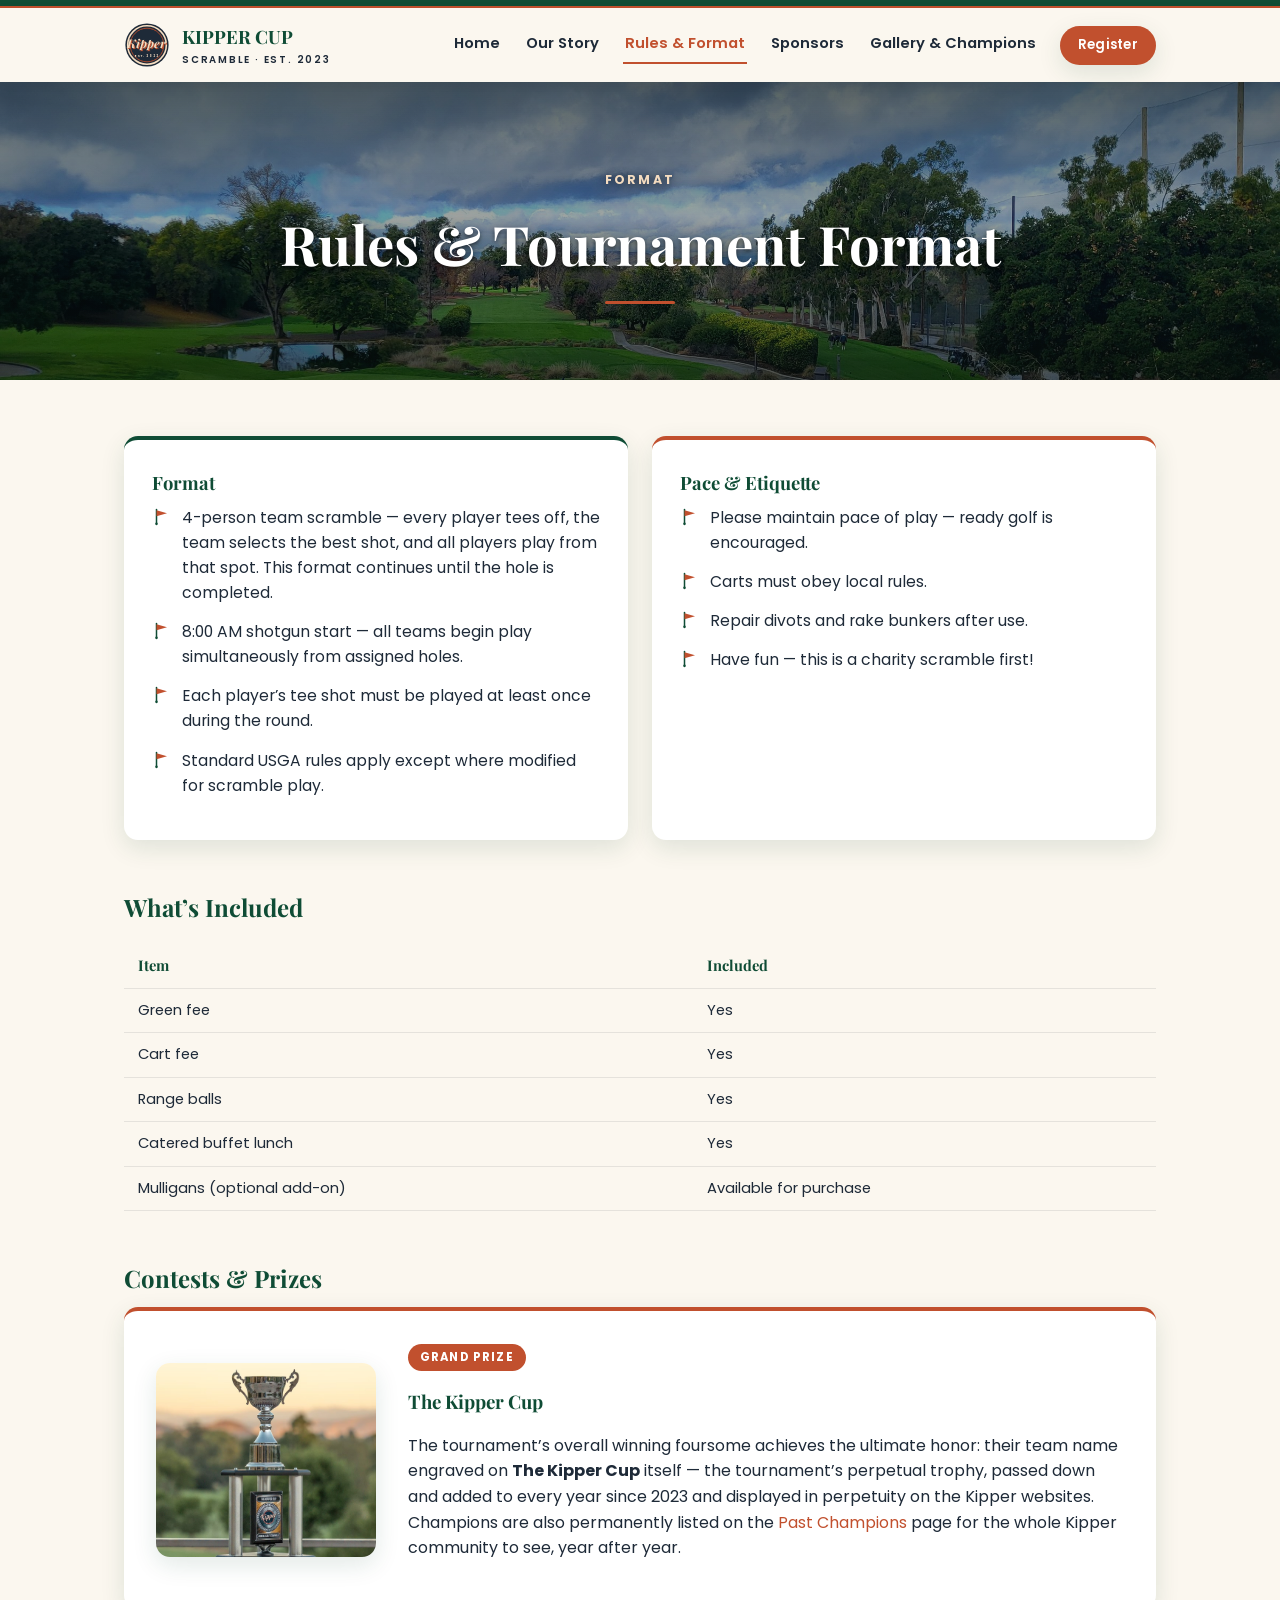
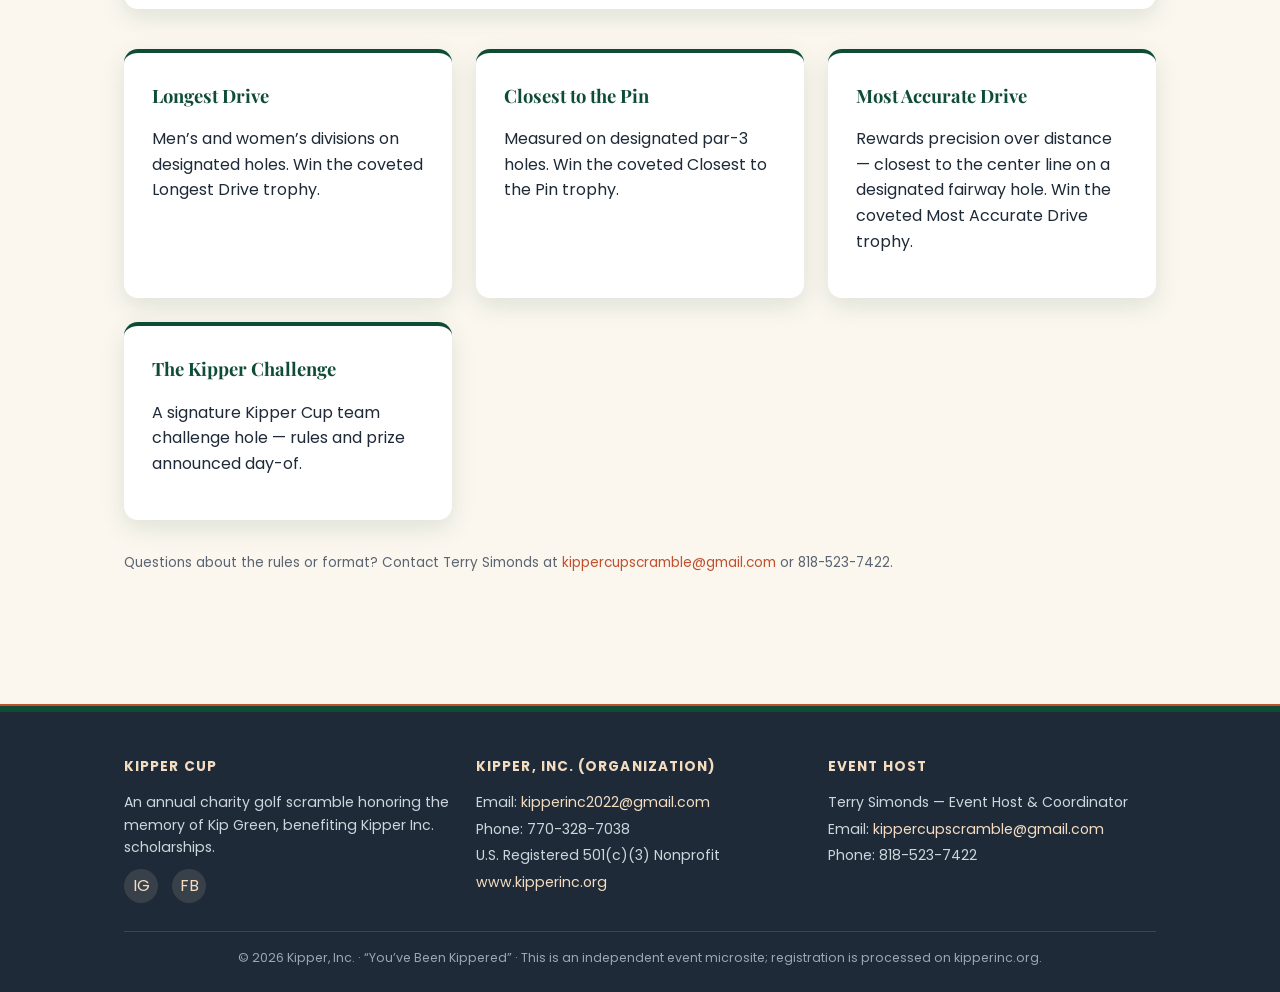
<file: rules.html>
<!DOCTYPE html>
<html lang="en">
<head>
<meta charset="UTF-8">
<meta name="viewport" content="width=device-width, initial-scale=1.0">
<title>Rules & Format | Kipper Cup</title>
<meta name="description" content="Kipper Cup tournament format, pace of play, and prize categories.">
<link rel="preconnect" href="https://fonts.googleapis.com">
<link href="https://fonts.googleapis.com/css2?family=Playfair+Display:ital,wght@0,600;0,700;1,700&family=Poppins:wght@400;500;600;700&display=swap" rel="stylesheet">
<link rel="stylesheet" href="assets/style.css?v=2">
</head>
<body>
<div class="top-bar"></div>
<header class="site-header">
  <div class="nav-wrap">
    <a href="index.html" class="brand">
      <svg viewBox="0 0 100 100" xmlns="http://www.w3.org/2000/svg" role="img" aria-label="Kipper Cup badge">
  <circle cx="50" cy="50" r="47" fill="#1E2A38"/>
  <circle cx="50" cy="50" r="42" fill="none" stroke="#F4DCC0" stroke-width="3.4"/>
  <circle cx="50" cy="50" r="36.5" fill="none" stroke="#C1502E" stroke-width="1.8"/>
  <text x="50" y="58" text-anchor="middle" font-family="'Playfair Display', Georgia, serif" font-style="italic" font-weight="700" font-size="26" fill="#C1502E">Kipper</text>
  <text x="49" y="57" text-anchor="middle" font-family="'Playfair Display', Georgia, serif" font-style="italic" font-weight="700" font-size="26" fill="#F4DCC0">Kipper</text>
  <text x="50" y="76" text-anchor="middle" font-family="'Poppins',sans-serif" font-size="6.2" letter-spacing="2" fill="#F4DCC0">EST. 2022</text>
</svg>
      <span>KIPPER CUP<span class="sub">SCRAMBLE &middot; EST. 2023</span></span>
    </a>
    <nav class="main-nav">
        <a href="index.html">Home</a>
        <a href="about.html">Our Story</a>
        <a href="rules.html" class="active">Rules &amp; Format</a>
        <a href="sponsors.html">Sponsors</a>
        <a href="gallery.html">Gallery &amp; Champions</a>
        <a href="https://www.kipperinc.org/events-1/kipper-cup-2026" class="btn small" target="_blank" rel="noopener">Register</a>
    </nav>
  </div>
</header>

<section class="hero hero-photo hero-rules">
  <div class="container">
    <div class="eyebrow">Format</div>
    <h1>Rules &amp; Tournament Format</h1>
    <div class="divider"></div>
  </div>
</section>

<section>
  <div class="container">
    <div class="grid grid-2">
      <div class="card">
        <h3>Format</h3>
        <ul class="flag-list">
          <li><svg viewBox="0 0 24 24" xmlns="http://www.w3.org/2000/svg"><path d="M6 2v20" stroke="#0F4C35" stroke-width="2" stroke-linecap="round"/><path d="M6 3 L20 7 L6 11 Z" fill="#C1502E"/><circle cx="6" cy="21" r="1.6" fill="#0F4C35"/></svg><span>4-person team scramble &mdash; every player tees off, the team selects the best shot, and all players play from that spot. This format continues until the hole is completed.</span></li>
          <li><svg viewBox="0 0 24 24" xmlns="http://www.w3.org/2000/svg"><path d="M6 2v20" stroke="#0F4C35" stroke-width="2" stroke-linecap="round"/><path d="M6 3 L20 7 L6 11 Z" fill="#C1502E"/><circle cx="6" cy="21" r="1.6" fill="#0F4C35"/></svg><span>8:00 AM shotgun start &mdash; all teams begin play simultaneously from assigned holes.</span></li>
          <li><svg viewBox="0 0 24 24" xmlns="http://www.w3.org/2000/svg"><path d="M6 2v20" stroke="#0F4C35" stroke-width="2" stroke-linecap="round"/><path d="M6 3 L20 7 L6 11 Z" fill="#C1502E"/><circle cx="6" cy="21" r="1.6" fill="#0F4C35"/></svg><span>Each player&rsquo;s tee shot must be played at least once during the round.</span></li>
          <li><svg viewBox="0 0 24 24" xmlns="http://www.w3.org/2000/svg"><path d="M6 2v20" stroke="#0F4C35" stroke-width="2" stroke-linecap="round"/><path d="M6 3 L20 7 L6 11 Z" fill="#C1502E"/><circle cx="6" cy="21" r="1.6" fill="#0F4C35"/></svg><span>Standard USGA rules apply except where modified for scramble play.</span></li>
        </ul>
      </div>
      <div class="card rust-top">
        <h3>Pace &amp; Etiquette</h3>
        <ul class="flag-list">
          <li><svg viewBox="0 0 24 24" xmlns="http://www.w3.org/2000/svg"><path d="M6 2v20" stroke="#0F4C35" stroke-width="2" stroke-linecap="round"/><path d="M6 3 L20 7 L6 11 Z" fill="#C1502E"/><circle cx="6" cy="21" r="1.6" fill="#0F4C35"/></svg><span>Please maintain pace of play &mdash; ready golf is encouraged.</span></li>
          <li><svg viewBox="0 0 24 24" xmlns="http://www.w3.org/2000/svg"><path d="M6 2v20" stroke="#0F4C35" stroke-width="2" stroke-linecap="round"/><path d="M6 3 L20 7 L6 11 Z" fill="#C1502E"/><circle cx="6" cy="21" r="1.6" fill="#0F4C35"/></svg><span>Carts must obey local rules.</span></li>
          <li><svg viewBox="0 0 24 24" xmlns="http://www.w3.org/2000/svg"><path d="M6 2v20" stroke="#0F4C35" stroke-width="2" stroke-linecap="round"/><path d="M6 3 L20 7 L6 11 Z" fill="#C1502E"/><circle cx="6" cy="21" r="1.6" fill="#0F4C35"/></svg><span>Repair divots and rake bunkers after use.</span></li>
          <li><svg viewBox="0 0 24 24" xmlns="http://www.w3.org/2000/svg"><path d="M6 2v20" stroke="#0F4C35" stroke-width="2" stroke-linecap="round"/><path d="M6 3 L20 7 L6 11 Z" fill="#C1502E"/><circle cx="6" cy="21" r="1.6" fill="#0F4C35"/></svg><span>Have fun &mdash; this is a charity scramble first!</span></li>
        </ul>
      </div>
    </div>

    <h2 style="margin-top:48px;">What&rsquo;s Included</h2>
    <table class="rules-table">
      <tr><th>Item</th><th>Included</th></tr>
      <tr><td>Green fee</td><td>Yes</td></tr>
      <tr><td>Cart fee</td><td>Yes</td></tr>
      <tr><td>Range balls</td><td>Yes</td></tr>
      <tr><td>Catered buffet lunch</td><td>Yes</td></tr>
      <tr><td>Mulligans (optional add-on)</td><td>Available for purchase</td></tr>
    </table>

    <h2 style="margin-top:48px;">Contests &amp; Prizes</h2>

    <div class="trophy-feature">
      <img class="trophy-photo-img" src="assets/photos/the-kipper-cup-trophy.jpg" alt="The Kipper Cup perpetual trophy">
      <div>
        <span class="tier-badge tier-par">Grand Prize</span>
        <h3 style="margin-top:6px;">The Kipper Cup</h3>
        <p>The tournament&rsquo;s overall winning foursome achieves the ultimate honor: their team name engraved on <strong>The Kipper Cup</strong> itself &mdash; the tournament&rsquo;s perpetual trophy, passed down and added to every year since 2023 and displayed in perpetuity on the Kipper websites. Champions are also permanently listed on the <a href="gallery.html">Past Champions</a> page for the whole Kipper community to see, year after year.</p>
      </div>
    </div>

    <div class="grid grid-3">
      <div class="card"><h3>Longest Drive</h3><p>Men&rsquo;s and women&rsquo;s divisions on designated holes. Win the coveted Longest Drive trophy.</p></div>
      <div class="card"><h3>Closest to the Pin</h3><p>Measured on designated par-3 holes. Win the coveted Closest to the Pin trophy.</p></div>
      <div class="card"><h3>Most Accurate Drive</h3><p>Rewards precision over distance &mdash; closest to the center line on a designated fairway hole. Win the coveted Most Accurate Drive trophy.</p></div>
      <div class="card"><h3>The Kipper Challenge</h3><p>A signature Kipper Cup team challenge hole &mdash; rules and prize announced day-of.</p></div>
    </div>

    <p class="note" style="margin-top:32px;">Questions about the rules or format? Contact Terry Simonds at <a href="mailto:kippercupscramble@gmail.com">kippercupscramble@gmail.com</a> or 818-523-7422.</p>
  </div>
</section>
<div class="bottom-bar"></div>
<footer class="site-footer">
  <div class="container">
    <div class="grid grid-3">
      <div>
        <h4>Kipper Cup</h4>
        <p>An annual charity golf scramble honoring the memory of Kip Green, benefiting Kipper Inc. scholarships.</p>
        <div class="social-row" aria-label="Social links">
          <a href="https://www.instagram.com/kipperinc2022/" target="_blank" rel="noopener" aria-label="Instagram">IG</a>
          <a href="https://www.facebook.com/profile.php?id=100091296968732" target="_blank" rel="noopener" aria-label="Facebook">FB</a>
        </div>
      </div>
      <div>
        <h4>Kipper, Inc. (Organization)</h4>
        <p>Email: <a href="mailto:kipperinc2022@gmail.com">kipperinc2022@gmail.com</a></p>
        <p>Phone: 770-328-7038</p>
        <p>U.S. Registered 501(c)(3) Nonprofit</p>
        <p><a href="https://www.kipperinc.org" target="_blank" rel="noopener">www.kipperinc.org</a></p>
      </div>
      <div>
        <h4>Event Host</h4>
        <p>Terry Simonds &mdash; Event Host &amp; Coordinator</p>
        <p>Email: <a href="mailto:kippercupscramble@gmail.com">kippercupscramble@gmail.com</a></p>
        <p>Phone: 818-523-7422</p>
      </div>
    </div>
    <div class="footer-bottom">
      &copy; 2026 Kipper, Inc. &middot; &ldquo;You&rsquo;ve Been Kippered&rdquo; &middot; This is an independent event microsite; registration is processed on kipperinc.org.
    </div>
  </div>
</footer>
</body>
</html>
</file>
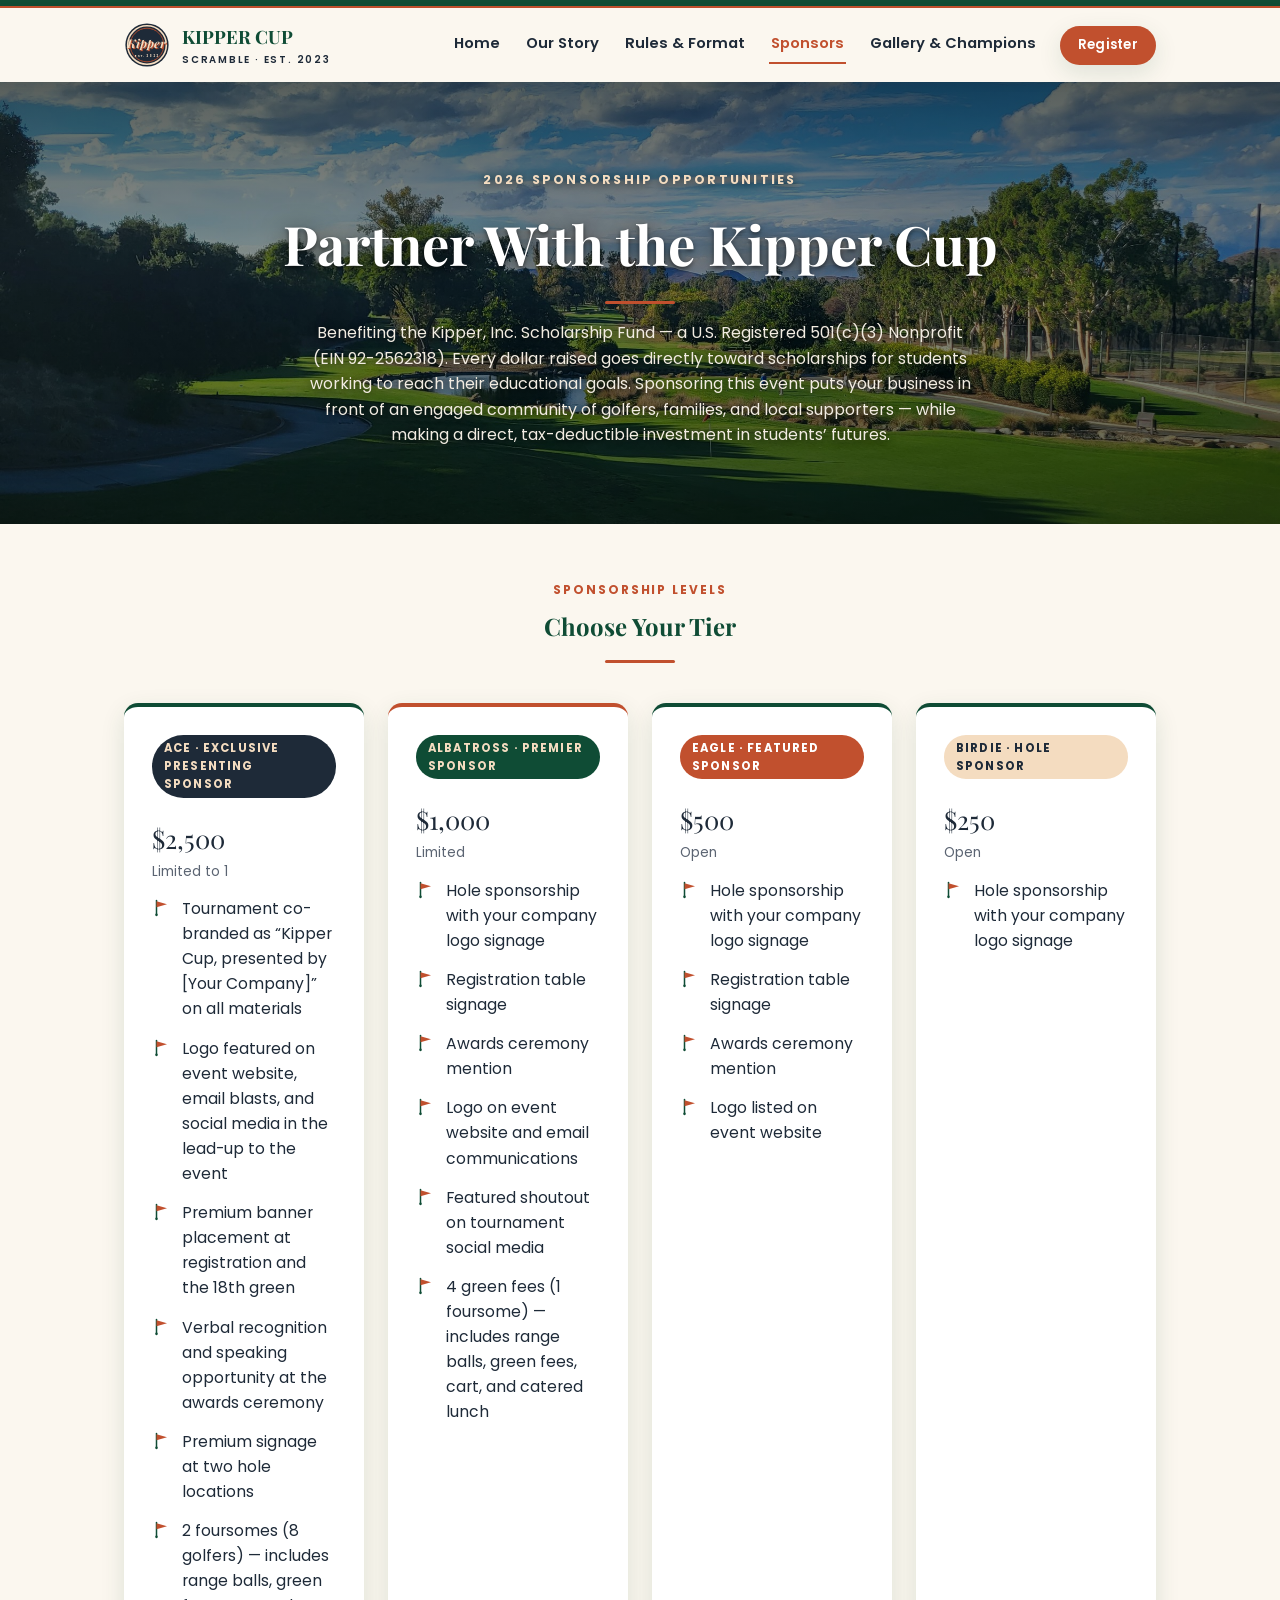
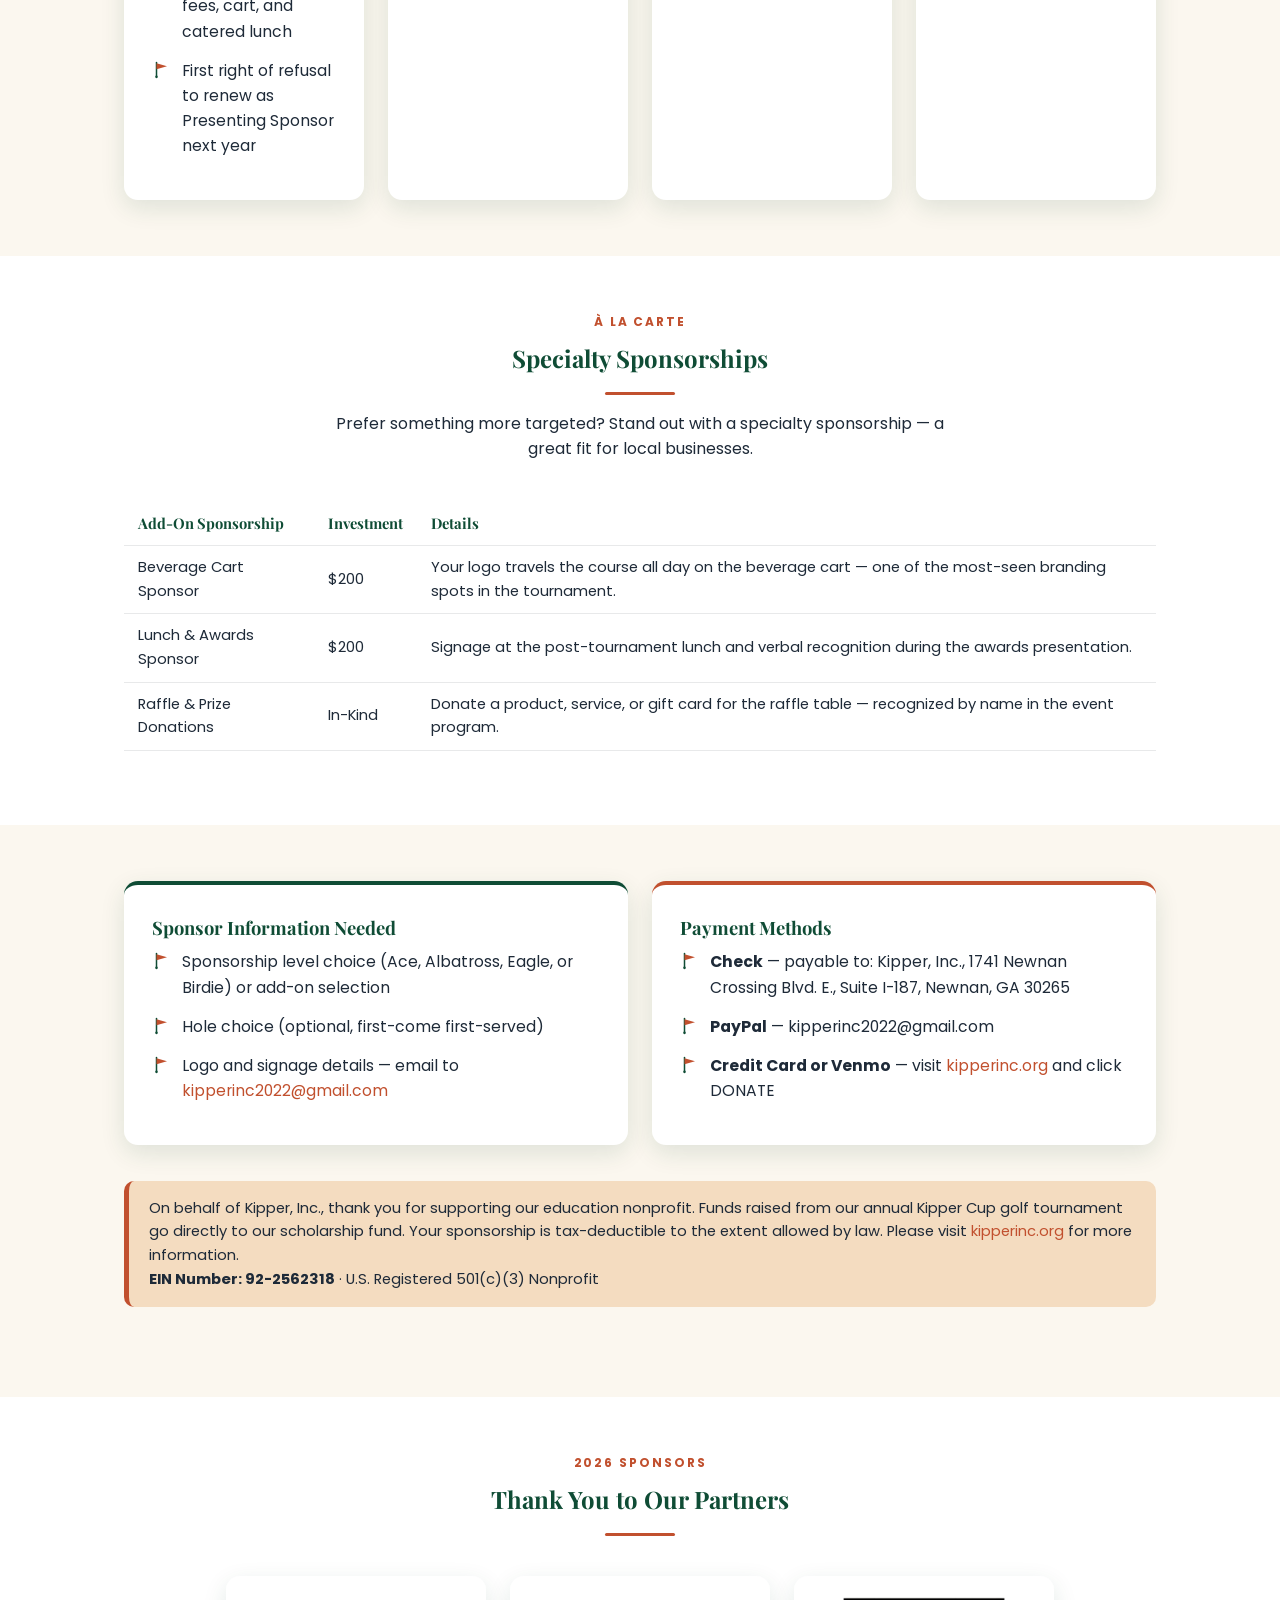
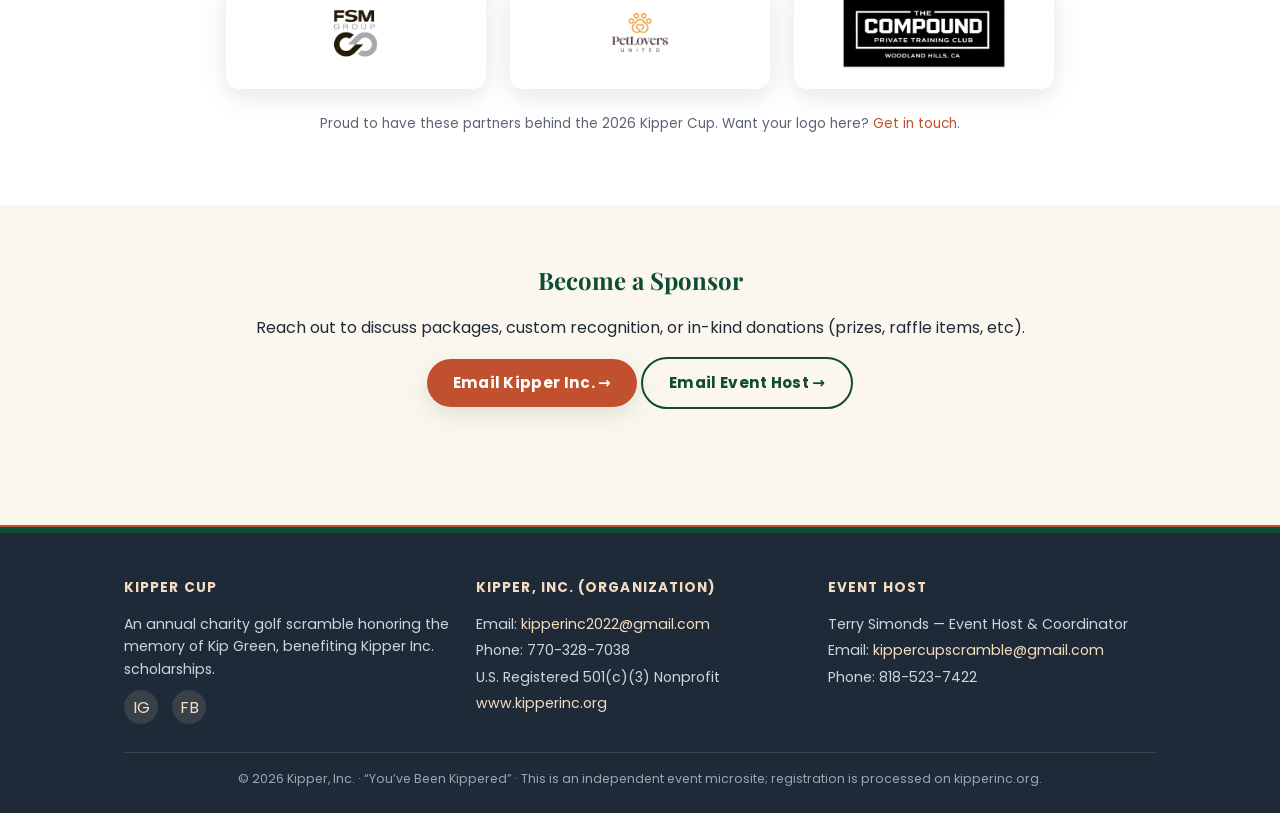
<file: sponsors.html>
<!DOCTYPE html>
<html lang="en">
<head>
<meta charset="UTF-8">
<meta name="viewport" content="width=device-width, initial-scale=1.0">
<title>Sponsors | Kipper Cup</title>
<meta name="description" content="Kipper Cup sponsorship tiers and partnership opportunities.">
<link rel="preconnect" href="https://fonts.googleapis.com">
<link href="https://fonts.googleapis.com/css2?family=Playfair+Display:ital,wght@0,600;0,700;1,700&family=Poppins:wght@400;500;600;700&display=swap" rel="stylesheet">
<link rel="stylesheet" href="assets/style.css?v=2">
</head>
<body>
<div class="top-bar"></div>
<header class="site-header">
  <div class="nav-wrap">
    <a href="index.html" class="brand">
      <svg viewBox="0 0 100 100" xmlns="http://www.w3.org/2000/svg" role="img" aria-label="Kipper Cup badge">
  <circle cx="50" cy="50" r="47" fill="#1E2A38"/>
  <circle cx="50" cy="50" r="42" fill="none" stroke="#F4DCC0" stroke-width="3.4"/>
  <circle cx="50" cy="50" r="36.5" fill="none" stroke="#C1502E" stroke-width="1.8"/>
  <text x="50" y="58" text-anchor="middle" font-family="'Playfair Display', Georgia, serif" font-style="italic" font-weight="700" font-size="26" fill="#C1502E">Kipper</text>
  <text x="49" y="57" text-anchor="middle" font-family="'Playfair Display', Georgia, serif" font-style="italic" font-weight="700" font-size="26" fill="#F4DCC0">Kipper</text>
  <text x="50" y="76" text-anchor="middle" font-family="'Poppins',sans-serif" font-size="6.2" letter-spacing="2" fill="#F4DCC0">EST. 2022</text>
</svg>
      <span>KIPPER CUP<span class="sub">SCRAMBLE &middot; EST. 2023</span></span>
    </a>
    <nav class="main-nav">
        <a href="index.html">Home</a>
        <a href="about.html">Our Story</a>
        <a href="rules.html">Rules &amp; Format</a>
        <a href="sponsors.html" class="active">Sponsors</a>
        <a href="gallery.html">Gallery &amp; Champions</a>
        <a href="https://www.kipperinc.org/events-1/kipper-cup-2026" class="btn small" target="_blank" rel="noopener">Register</a>
    </nav>
  </div>
</header>

<section class="hero hero-photo hero-sponsors">
  <div class="container">
    <div class="eyebrow">2026 Sponsorship Opportunities</div>
    <h1>Partner With the Kipper Cup</h1>
    <div class="divider"></div>
    <p style="max-width:680px;margin:16px auto 0;">Benefiting the Kipper, Inc. Scholarship Fund &mdash; a U.S. Registered 501(c)(3) Nonprofit (EIN 92-2562318). Every dollar raised goes directly toward scholarships for students working to reach their educational goals. Sponsoring this event puts your business in front of an engaged community of golfers, families, and local supporters &mdash; while making a direct, tax-deductible investment in students&rsquo; futures.</p>
  </div>
</section>

<section>
  <div class="container">
    <div class="section-head">
      <div class="eyebrow">Sponsorship Levels</div>
      <h2>Choose Your Tier</h2>
      <div class="divider"></div>
    </div>
    <div class="grid grid-4">
      <div class="card">
        <span class="tier-badge tier-eagle">Ace &middot; Exclusive Presenting Sponsor</span>
        <div class="price">$2,500</div>
        <p class="note" style="margin-top:-6px;">Limited to 1</p>
        <ul class="flag-list">
          <li><svg viewBox="0 0 24 24" xmlns="http://www.w3.org/2000/svg"><path d="M6 2v20" stroke="#0F4C35" stroke-width="2" stroke-linecap="round"/><path d="M6 3 L20 7 L6 11 Z" fill="#C1502E"/><circle cx="6" cy="21" r="1.6" fill="#0F4C35"/></svg><span>Tournament co-branded as &ldquo;Kipper Cup, presented by [Your Company]&rdquo; on all materials</span></li>
          <li><svg viewBox="0 0 24 24" xmlns="http://www.w3.org/2000/svg"><path d="M6 2v20" stroke="#0F4C35" stroke-width="2" stroke-linecap="round"/><path d="M6 3 L20 7 L6 11 Z" fill="#C1502E"/><circle cx="6" cy="21" r="1.6" fill="#0F4C35"/></svg><span>Logo featured on event website, email blasts, and social media in the lead-up to the event</span></li>
          <li><svg viewBox="0 0 24 24" xmlns="http://www.w3.org/2000/svg"><path d="M6 2v20" stroke="#0F4C35" stroke-width="2" stroke-linecap="round"/><path d="M6 3 L20 7 L6 11 Z" fill="#C1502E"/><circle cx="6" cy="21" r="1.6" fill="#0F4C35"/></svg><span>Premium banner placement at registration and the 18th green</span></li>
          <li><svg viewBox="0 0 24 24" xmlns="http://www.w3.org/2000/svg"><path d="M6 2v20" stroke="#0F4C35" stroke-width="2" stroke-linecap="round"/><path d="M6 3 L20 7 L6 11 Z" fill="#C1502E"/><circle cx="6" cy="21" r="1.6" fill="#0F4C35"/></svg><span>Verbal recognition and speaking opportunity at the awards ceremony</span></li>
          <li><svg viewBox="0 0 24 24" xmlns="http://www.w3.org/2000/svg"><path d="M6 2v20" stroke="#0F4C35" stroke-width="2" stroke-linecap="round"/><path d="M6 3 L20 7 L6 11 Z" fill="#C1502E"/><circle cx="6" cy="21" r="1.6" fill="#0F4C35"/></svg><span>Premium signage at two hole locations</span></li>
          <li><svg viewBox="0 0 24 24" xmlns="http://www.w3.org/2000/svg"><path d="M6 2v20" stroke="#0F4C35" stroke-width="2" stroke-linecap="round"/><path d="M6 3 L20 7 L6 11 Z" fill="#C1502E"/><circle cx="6" cy="21" r="1.6" fill="#0F4C35"/></svg><span>2 foursomes (8 golfers) &mdash; includes range balls, green fees, cart, and catered lunch</span></li>
          <li><svg viewBox="0 0 24 24" xmlns="http://www.w3.org/2000/svg"><path d="M6 2v20" stroke="#0F4C35" stroke-width="2" stroke-linecap="round"/><path d="M6 3 L20 7 L6 11 Z" fill="#C1502E"/><circle cx="6" cy="21" r="1.6" fill="#0F4C35"/></svg><span>First right of refusal to renew as Presenting Sponsor next year</span></li>
        </ul>
      </div>
      <div class="card rust-top">
        <span class="tier-badge tier-birdie">Albatross &middot; Premier Sponsor</span>
        <div class="price">$1,000</div>
        <p class="note" style="margin-top:-6px;">Limited</p>
        <ul class="flag-list">
          <li><svg viewBox="0 0 24 24" xmlns="http://www.w3.org/2000/svg"><path d="M6 2v20" stroke="#0F4C35" stroke-width="2" stroke-linecap="round"/><path d="M6 3 L20 7 L6 11 Z" fill="#C1502E"/><circle cx="6" cy="21" r="1.6" fill="#0F4C35"/></svg><span>Hole sponsorship with your company logo signage</span></li>
          <li><svg viewBox="0 0 24 24" xmlns="http://www.w3.org/2000/svg"><path d="M6 2v20" stroke="#0F4C35" stroke-width="2" stroke-linecap="round"/><path d="M6 3 L20 7 L6 11 Z" fill="#C1502E"/><circle cx="6" cy="21" r="1.6" fill="#0F4C35"/></svg><span>Registration table signage</span></li>
          <li><svg viewBox="0 0 24 24" xmlns="http://www.w3.org/2000/svg"><path d="M6 2v20" stroke="#0F4C35" stroke-width="2" stroke-linecap="round"/><path d="M6 3 L20 7 L6 11 Z" fill="#C1502E"/><circle cx="6" cy="21" r="1.6" fill="#0F4C35"/></svg><span>Awards ceremony mention</span></li>
          <li><svg viewBox="0 0 24 24" xmlns="http://www.w3.org/2000/svg"><path d="M6 2v20" stroke="#0F4C35" stroke-width="2" stroke-linecap="round"/><path d="M6 3 L20 7 L6 11 Z" fill="#C1502E"/><circle cx="6" cy="21" r="1.6" fill="#0F4C35"/></svg><span>Logo on event website and email communications</span></li>
          <li><svg viewBox="0 0 24 24" xmlns="http://www.w3.org/2000/svg"><path d="M6 2v20" stroke="#0F4C35" stroke-width="2" stroke-linecap="round"/><path d="M6 3 L20 7 L6 11 Z" fill="#C1502E"/><circle cx="6" cy="21" r="1.6" fill="#0F4C35"/></svg><span>Featured shoutout on tournament social media</span></li>
          <li><svg viewBox="0 0 24 24" xmlns="http://www.w3.org/2000/svg"><path d="M6 2v20" stroke="#0F4C35" stroke-width="2" stroke-linecap="round"/><path d="M6 3 L20 7 L6 11 Z" fill="#C1502E"/><circle cx="6" cy="21" r="1.6" fill="#0F4C35"/></svg><span>4 green fees (1 foursome) &mdash; includes range balls, green fees, cart, and catered lunch</span></li>
        </ul>
      </div>
      <div class="card">
        <span class="tier-badge tier-par">Eagle &middot; Featured Sponsor</span>
        <div class="price">$500</div>
        <p class="note" style="margin-top:-6px;">Open</p>
        <ul class="flag-list">
          <li><svg viewBox="0 0 24 24" xmlns="http://www.w3.org/2000/svg"><path d="M6 2v20" stroke="#0F4C35" stroke-width="2" stroke-linecap="round"/><path d="M6 3 L20 7 L6 11 Z" fill="#C1502E"/><circle cx="6" cy="21" r="1.6" fill="#0F4C35"/></svg><span>Hole sponsorship with your company logo signage</span></li>
          <li><svg viewBox="0 0 24 24" xmlns="http://www.w3.org/2000/svg"><path d="M6 2v20" stroke="#0F4C35" stroke-width="2" stroke-linecap="round"/><path d="M6 3 L20 7 L6 11 Z" fill="#C1502E"/><circle cx="6" cy="21" r="1.6" fill="#0F4C35"/></svg><span>Registration table signage</span></li>
          <li><svg viewBox="0 0 24 24" xmlns="http://www.w3.org/2000/svg"><path d="M6 2v20" stroke="#0F4C35" stroke-width="2" stroke-linecap="round"/><path d="M6 3 L20 7 L6 11 Z" fill="#C1502E"/><circle cx="6" cy="21" r="1.6" fill="#0F4C35"/></svg><span>Awards ceremony mention</span></li>
          <li><svg viewBox="0 0 24 24" xmlns="http://www.w3.org/2000/svg"><path d="M6 2v20" stroke="#0F4C35" stroke-width="2" stroke-linecap="round"/><path d="M6 3 L20 7 L6 11 Z" fill="#C1502E"/><circle cx="6" cy="21" r="1.6" fill="#0F4C35"/></svg><span>Logo listed on event website</span></li>
        </ul>
      </div>
      <div class="card">
        <span class="tier-badge tier-friend">Birdie &middot; Hole Sponsor</span>
        <div class="price">$250</div>
        <p class="note" style="margin-top:-6px;">Open</p>
        <ul class="flag-list">
          <li><svg viewBox="0 0 24 24" xmlns="http://www.w3.org/2000/svg"><path d="M6 2v20" stroke="#0F4C35" stroke-width="2" stroke-linecap="round"/><path d="M6 3 L20 7 L6 11 Z" fill="#C1502E"/><circle cx="6" cy="21" r="1.6" fill="#0F4C35"/></svg><span>Hole sponsorship with your company logo signage</span></li>
        </ul>
      </div>
    </div>
  </div>
</section>

<section class="alt">
  <div class="container">
    <div class="section-head">
      <div class="eyebrow">À La Carte</div>
      <h2>Specialty Sponsorships</h2>
      <div class="divider"></div>
      <p>Prefer something more targeted? Stand out with a specialty sponsorship &mdash; a great fit for local businesses.</p>
    </div>
    <table class="rules-table">
      <tr><th>Add-On Sponsorship</th><th>Investment</th><th>Details</th></tr>
      <tr><td>Beverage Cart Sponsor</td><td>$200</td><td>Your logo travels the course all day on the beverage cart &mdash; one of the most-seen branding spots in the tournament.</td></tr>
      <tr><td>Lunch &amp; Awards Sponsor</td><td>$200</td><td>Signage at the post-tournament lunch and verbal recognition during the awards presentation.</td></tr>
      <tr><td>Raffle &amp; Prize Donations</td><td>In-Kind</td><td>Donate a product, service, or gift card for the raffle table &mdash; recognized by name in the event program.</td></tr>
    </table>
  </div>
</section>

<section>
  <div class="container">
    <div class="grid grid-2">
      <div class="card">
        <h3>Sponsor Information Needed</h3>
        <ul class="flag-list">
          <li><svg viewBox="0 0 24 24" xmlns="http://www.w3.org/2000/svg"><path d="M6 2v20" stroke="#0F4C35" stroke-width="2" stroke-linecap="round"/><path d="M6 3 L20 7 L6 11 Z" fill="#C1502E"/><circle cx="6" cy="21" r="1.6" fill="#0F4C35"/></svg><span>Sponsorship level choice (Ace, Albatross, Eagle, or Birdie) or add-on selection</span></li>
          <li><svg viewBox="0 0 24 24" xmlns="http://www.w3.org/2000/svg"><path d="M6 2v20" stroke="#0F4C35" stroke-width="2" stroke-linecap="round"/><path d="M6 3 L20 7 L6 11 Z" fill="#C1502E"/><circle cx="6" cy="21" r="1.6" fill="#0F4C35"/></svg><span>Hole choice (optional, first-come first-served)</span></li>
          <li><svg viewBox="0 0 24 24" xmlns="http://www.w3.org/2000/svg"><path d="M6 2v20" stroke="#0F4C35" stroke-width="2" stroke-linecap="round"/><path d="M6 3 L20 7 L6 11 Z" fill="#C1502E"/><circle cx="6" cy="21" r="1.6" fill="#0F4C35"/></svg><span>Logo and signage details &mdash; email to <a href="mailto:kipperinc2022@gmail.com">kipperinc2022@gmail.com</a></span></li>
        </ul>
      </div>
      <div class="card rust-top">
        <h3>Payment Methods</h3>
        <ul class="flag-list">
          <li><svg viewBox="0 0 24 24" xmlns="http://www.w3.org/2000/svg"><path d="M6 2v20" stroke="#0F4C35" stroke-width="2" stroke-linecap="round"/><path d="M6 3 L20 7 L6 11 Z" fill="#C1502E"/><circle cx="6" cy="21" r="1.6" fill="#0F4C35"/></svg><span><strong>Check</strong> &mdash; payable to: Kipper, Inc., 1741 Newnan Crossing Blvd. E., Suite I-187, Newnan, GA 30265</span></li>
          <li><svg viewBox="0 0 24 24" xmlns="http://www.w3.org/2000/svg"><path d="M6 2v20" stroke="#0F4C35" stroke-width="2" stroke-linecap="round"/><path d="M6 3 L20 7 L6 11 Z" fill="#C1502E"/><circle cx="6" cy="21" r="1.6" fill="#0F4C35"/></svg><span><strong>PayPal</strong> &mdash; kipperinc2022@gmail.com</span></li>
          <li><svg viewBox="0 0 24 24" xmlns="http://www.w3.org/2000/svg"><path d="M6 2v20" stroke="#0F4C35" stroke-width="2" stroke-linecap="round"/><path d="M6 3 L20 7 L6 11 Z" fill="#C1502E"/><circle cx="6" cy="21" r="1.6" fill="#0F4C35"/></svg><span><strong>Credit Card or Venmo</strong> &mdash; visit <a href="https://www.kipperinc.org" target="_blank" rel="noopener">kipperinc.org</a> and click DONATE</span></li>
        </ul>
      </div>
    </div>

    <div class="callout" style="margin-top:36px;">
      On behalf of Kipper, Inc., thank you for supporting our education nonprofit. Funds raised from our annual Kipper Cup golf tournament go directly to our scholarship fund. Your sponsorship is tax-deductible to the extent allowed by law. Please visit <a href="https://www.kipperinc.org" target="_blank" rel="noopener">kipperinc.org</a> for more information.<br>
      <strong>EIN Number: 92-2562318</strong> &middot; U.S. Registered 501(c)(3) Nonprofit
    </div>
  </div>
</section>

<section class="alt">
  <div class="container">
    <div class="section-head">
      <div class="eyebrow">2026 Sponsors</div>
      <h2>Thank You to Our Partners</h2>
      <div class="divider"></div>
    </div>
    <div class="sponsor-logos">
      <div class="sponsor-logo"><img src="assets/photos/sponsor-fsm-group.jpg?v=2" alt="FSM Group" loading="lazy"></div>
      <div class="sponsor-logo"><img src="assets/photos/sponsor-petlovers-united.jpg?v=2" alt="PetLovers United" loading="lazy"></div>
      <div class="sponsor-logo"><img src="assets/photos/sponsor-the-compound.jpg?v=2" alt="The Compound Private Training Club, Woodland Hills, CA" loading="lazy"></div>
    </div>
    <p class="note text-center" style="margin-top:24px;">Proud to have these partners behind the 2026 Kipper Cup. Want your logo here? <a href="mailto:kippercupscramble@gmail.com?subject=Kipper%20Cup%20Sponsorship%20Inquiry">Get in touch</a>.</p>
  </div>
</section>

<section class="text-center">
  <div class="container">
    <h2>Become a Sponsor</h2>
    <p>Reach out to discuss packages, custom recognition, or in-kind donations (prizes, raffle items, etc).</p>
    <a href="mailto:kipperinc2022@gmail.com?subject=Kipper%20Cup%20Sponsorship%20Inquiry" class="btn">Email Kipper Inc. &rarr;</a>
    <a href="mailto:kippercupscramble@gmail.com?subject=Kipper%20Cup%20Sponsorship%20Inquiry" class="btn btn-outline">Email Event Host &rarr;</a>
  </div>
</section>
<div class="bottom-bar"></div>
<footer class="site-footer">
  <div class="container">
    <div class="grid grid-3">
      <div>
        <h4>Kipper Cup</h4>
        <p>An annual charity golf scramble honoring the memory of Kip Green, benefiting Kipper Inc. scholarships.</p>
        <div class="social-row" aria-label="Social links">
          <a href="https://www.instagram.com/kipperinc2022/" target="_blank" rel="noopener" aria-label="Instagram">IG</a>
          <a href="https://www.facebook.com/profile.php?id=100091296968732" target="_blank" rel="noopener" aria-label="Facebook">FB</a>
        </div>
      </div>
      <div>
        <h4>Kipper, Inc. (Organization)</h4>
        <p>Email: <a href="mailto:kipperinc2022@gmail.com">kipperinc2022@gmail.com</a></p>
        <p>Phone: 770-328-7038</p>
        <p>U.S. Registered 501(c)(3) Nonprofit</p>
        <p><a href="https://www.kipperinc.org" target="_blank" rel="noopener">www.kipperinc.org</a></p>
      </div>
      <div>
        <h4>Event Host</h4>
        <p>Terry Simonds &mdash; Event Host &amp; Coordinator</p>
        <p>Email: <a href="mailto:kippercupscramble@gmail.com">kippercupscramble@gmail.com</a></p>
        <p>Phone: 818-523-7422</p>
      </div>
    </div>
    <div class="footer-bottom">
      &copy; 2026 Kipper, Inc. &middot; &ldquo;You&rsquo;ve Been Kippered&rdquo; &middot; This is an independent event microsite; registration is processed on kipperinc.org.
    </div>
  </div>
</footer>
</body>
</html>
</file>
<file: assets/style.css>
/* ==========================================================
   Kipper Cup — shared stylesheet
   Palette matches the Kipper Cup business card:
   navy #1E2A38 | cream #F4DCC0 | rust #C1502E | green #0F4C35
   ========================================================== */

:root{
  --navy:#1E2A38;
  --cream:#F4DCC0;
  --rust:#C1502E;
  --green:#0F4C35;
  --green-light:#1B6B45;
  --gray:#5B6472;
  --paper:#FBF7EF;
  --white:#ffffff;
  --shadow: 0 8px 24px rgba(15,76,53,0.12);
  --radius: 14px;
}

*{box-sizing:border-box;}
html{scroll-behavior:smooth;}
body{
  margin:0;
  font-family:'Poppins', system-ui, -apple-system, Segoe UI, Roboto, Helvetica, Arial, sans-serif;
  color:var(--navy);
  background:var(--paper);
  line-height:1.6;
}
h1,h2,h3,h4{
  font-family:'Playfair Display', Georgia, serif;
  color:var(--green);
  margin:0 0 .4em;
}
a{color:var(--rust); text-decoration:none;}
a:hover{text-decoration:underline;}
img{max-width:100%; display:block;}
.container{
  max-width:1080px;
  margin:0 auto;
  padding:0 24px;
}

/* ---------- top bars (match business card) ---------- */
.top-bar, .bottom-bar{
  height:8px;
  background:var(--green);
  border-bottom:2px solid var(--rust);
}
.bottom-bar{border-bottom:none; border-top:2px solid var(--rust); margin-top:60px;}

/* ---------- nav ---------- */
header.site-header{
  background:var(--paper);
  position:sticky;
  top:0;
  z-index:50;
  box-shadow:0 2px 10px rgba(30,42,56,0.06);
}
.nav-wrap{
  display:flex;
  align-items:center;
  justify-content:space-between;
  padding:14px 24px;
  max-width:1080px;
  margin:0 auto;
  flex-wrap:wrap;
  gap:12px;
}
.brand{
  display:flex;
  align-items:center;
  gap:12px;
  font-family:'Playfair Display', serif;
  font-weight:700;
  font-size:1.15rem;
  color:var(--green);
}
.brand svg{width:46px; height:46px; flex-shrink:0;}
.brand .sub{
  display:block;
  font-family:'Poppins', sans-serif;
  font-size:.62rem;
  letter-spacing:.18em;
  font-weight:600;
  color:var(--navy);
}
nav.main-nav{
  display:flex;
  gap:22px;
  flex-wrap:wrap;
  align-items:center;
}
nav.main-nav a{
  color:var(--navy);
  font-weight:600;
  font-size:.92rem;
  padding:6px 2px;
  border-bottom:2px solid transparent;
}
nav.main-nav a.active,
nav.main-nav a:hover{
  color:var(--rust);
  border-bottom:2px solid var(--rust);
  text-decoration:none;
}
.btn{
  display:inline-block;
  background:var(--rust);
  color:var(--white)!important;
  padding:12px 26px;
  border-radius:999px;
  font-weight:700;
  font-size:.95rem;
  letter-spacing:.02em;
  box-shadow:var(--shadow);
  border:none;
  cursor:pointer;
  transition:transform .15s ease, background .15s ease;
}
.btn:hover{background:#a83f21; text-decoration:none; transform:translateY(-2px);}
.btn.btn-outline{
  background:transparent;
  color:var(--green)!important;
  border:2px solid var(--green);
  box-shadow:none;
}
.btn.btn-outline:hover{background:var(--green); color:var(--white)!important;}
.btn.small{padding:8px 18px; font-size:.82rem;}

/* ---------- hero ---------- */
.hero{
  background:
    radial-gradient(circle at 15% 20%, rgba(15,76,53,0.10), transparent 45%),
    radial-gradient(circle at 85% 80%, rgba(193,80,46,0.10), transparent 45%),
    var(--paper);
  padding:64px 0 56px;
  text-align:center;
}
/* Photo hero — full-bleed image behind the title */
.hero.hero-photo{
  position:relative;
  background:
    linear-gradient(180deg,
      rgba(8,18,14,.74) 0%,
      rgba(8,18,14,.40) 45%,
      rgba(8,18,14,.72) 100%),
    url('photos/hero-banner.jpg') center 42% / cover no-repeat;
  padding:96px 0 88px;
}
/* Per-page photo ribbons. Each sets its own image + focal point;
   the overlay, type colours and padding come from .hero-photo. */
.hero.hero-about{
  background:
    linear-gradient(180deg, rgba(8,18,14,.70) 0%, rgba(8,18,14,.46) 45%, rgba(8,18,14,.70) 100%),
    url('photos/about-banner.jpg') center 40% / cover no-repeat;
  padding:88px 0 76px;
}
.hero.hero-rules{
  background:
    linear-gradient(180deg, rgba(8,18,14,.66) 0%, rgba(8,18,14,.38) 45%, rgba(8,18,14,.66) 100%),
    url('photos/rules-banner.jpg') center 50% / cover no-repeat;
  padding:88px 0 76px;
}
.hero.hero-sponsors{
  background:
    linear-gradient(180deg, rgba(8,18,14,.68) 0%, rgba(8,18,14,.42) 45%, rgba(8,18,14,.70) 100%),
    url('photos/sponsors-banner.jpg') center 55% / cover no-repeat;
  padding:88px 0 76px;
}
/* Sponsors hero carries a paragraph of body copy too */
.hero.hero-photo p{
  color:#f2ece2;
  text-shadow:0 1px 10px rgba(0,0,0,.8);
}

/* Past Champions ribbon — the 2026 awards table */
.hero.hero-champions{
  background:
    linear-gradient(180deg,
      rgba(8,18,14,.70) 0%,
      rgba(8,18,14,.42) 45%,
      rgba(8,18,14,.68) 100%),
    url('photos/champions-banner.jpg') center 58% / cover no-repeat;
  padding:88px 0 76px;
}

.hero.hero-photo .eyebrow{
  color:var(--cream);
  text-shadow:0 1px 8px rgba(0,0,0,.7);
}
.hero.hero-photo h1{
  color:#fff;
  text-shadow:0 2px 4px rgba(0,0,0,.55), 0 4px 24px rgba(0,0,0,.6);
}
.hero.hero-photo .tagline{
  color:var(--cream);
  text-shadow:0 1px 10px rgba(0,0,0,.7);
}
.hero.hero-photo .fact-pill{
  background:rgba(255,255,255,.94);
  border-color:rgba(255,255,255,.35);
}
/* Outline button is green by default — unreadable on the dark photo */
.hero.hero-photo .btn.btn-outline{
  color:#fff !important;
  border-color:#fff;
  background:rgba(255,255,255,.08);
  backdrop-filter:blur(2px);
}
.hero.hero-photo .btn.btn-outline:hover{
  background:#fff;
  color:var(--green) !important;
  border-color:#fff;
}
@media(max-width:700px){
  .hero.hero-photo{padding:64px 0 56px;}
}

.hero .eyebrow{
  color:var(--rust);
  font-weight:700;
  letter-spacing:.18em;
  font-size:.78rem;
  text-transform:uppercase;
  margin-bottom:10px;
}
.hero h1{
  font-size:clamp(2.1rem, 5vw, 3.4rem);
  margin-bottom:.2em;
}
.hero .tagline{
  font-family:'Playfair Display', serif;
  font-style:italic;
  color:var(--rust);
  font-size:1.15rem;
  margin-bottom:1.4em;
}
.hero-facts{
  display:flex;
  justify-content:center;
  gap:14px;
  flex-wrap:wrap;
  margin:26px 0 34px;
}
.fact-pill{
  background:var(--white);
  border:1px solid rgba(30,42,56,0.08);
  box-shadow:var(--shadow);
  border-radius:999px;
  padding:10px 20px;
  font-weight:600;
  font-size:.88rem;
  color:var(--navy);
  display:flex;
  align-items:center;
  gap:8px;
}
.fact-pill svg{width:16px;height:16px;}
.hero-ctas{display:flex; gap:14px; justify-content:center; flex-wrap:wrap;}

/* ---------- sections ---------- */
section{padding:56px 0;}
section.alt{background:var(--white);}
.section-head{text-align:center; max-width:640px; margin:0 auto 40px;}
.section-head .eyebrow{
  color:var(--rust); font-weight:700; letter-spacing:.16em;
  font-size:.75rem; text-transform:uppercase; margin-bottom:8px;
}
.divider{
  width:70px; height:3px; background:var(--rust); margin:14px auto 0; border-radius:3px;
}

/* ---------- cards / grids ---------- */
.grid{display:grid; gap:24px;}
.grid-2{grid-template-columns:repeat(2,1fr);}
.grid-3{grid-template-columns:repeat(3,1fr);}
.grid-4{grid-template-columns:repeat(4,1fr);}
@media (max-width:860px){
  .grid-2,.grid-3,.grid-4{grid-template-columns:repeat(2,1fr);}
}
@media (max-width:560px){
  .grid-2,.grid-3,.grid-4{grid-template-columns:1fr;}
}

.card{
  background:var(--white);
  border-radius:var(--radius);
  padding:28px;
  box-shadow:var(--shadow);
  border-top:4px solid var(--green);
}
.card h3{font-size:1.15rem;}
.card.rust-top{border-top-color:var(--rust);}

/* ---------- flag bullet list ---------- */
ul.flag-list{list-style:none; margin:0; padding:0;}
ul.flag-list li{
  display:flex; gap:12px; align-items:flex-start;
  margin-bottom:14px; font-size:.98rem;
}
ul.flag-list svg{width:18px; height:18px; margin-top:3px; flex-shrink:0;}

/* ---------- placeholder photo blocks ---------- */
.photo-placeholder{
  aspect-ratio:4/3;
  border-radius:var(--radius);
  background:repeating-linear-gradient(135deg, #eadfca, #eadfca 10px, #f2e8d6 10px, #f2e8d6 20px);
  border:2px dashed rgba(15,76,53,0.35);
  display:flex; align-items:center; justify-content:center;
  color:var(--green); font-weight:600; font-size:.85rem; text-align:center;
  padding:10px;
}
.photo-placeholder.portrait{aspect-ratio:2/3; max-width:320px; margin:0 auto;}
.photo-placeholder.wide{aspect-ratio:16/7;}
.photo-placeholder.champ-photo{margin-bottom:16px; font-size:.8rem;}

/* ---------- featured trophy section ---------- */
.trophy-feature{
  background:var(--white);
  border-radius:var(--radius);
  box-shadow:var(--shadow);
  border-top:4px solid var(--rust);
  padding:32px;
  display:grid;
  grid-template-columns:220px 1fr;
  gap:32px;
  align-items:center;
  margin-bottom:40px;
}
@media (max-width:700px){
  .trophy-feature{grid-template-columns:1fr; text-align:center;}
  .photo-placeholder.portrait{margin:0 auto;}
}
.trophy-feature .tier-badge{margin-bottom:10px;}
.trophy-photo-img{
  width:100%; max-width:220px; border-radius:var(--radius);
  box-shadow:var(--shadow); object-fit:cover;
}
.champ-photo-img{
  width:100%; border-radius:10px; margin-bottom:2px; display:block;
}

/* ---------- 2026 trophies teaser (awaiting this year's winners) ---------- */
.trophy-teaser{
  display:grid;
  grid-template-columns:1.3fr 1fr;
  gap:36px;
  align-items:center;
}
.trophy-teaser-img{
  width:100%; height:100%; display:block;
  border-radius:var(--radius);
  box-shadow:var(--shadow);
  object-fit:cover;
}
.trophy-teaser-copy .btn{margin-top:6px;}
.trophy-teaser-copy p{margin-bottom:14px;}
@media (max-width:800px){
  .trophy-teaser{grid-template-columns:1fr; text-align:center;}
}
.story-photo-img{
  width:100%; height:auto; display:block;
  border-radius:var(--radius); box-shadow:var(--shadow);
}

/* ---------- wide container (full-bleed sections) ----------
   No max-width: spans the viewport with a ~1in (96px) margin each side. */
.container-wide{
  max-width:none;
  margin:0 auto;
  padding:0 96px;
}
@media(max-width:1100px){ .container-wide{padding:0 48px;} }
@media(max-width:800px){  .container-wide{padding:0 24px;} }

/* ---------- video ---------- */
.video-wrap{
  max-width:900px;
  margin:0 auto;
  border-radius:var(--radius);
  overflow:hidden;
  box-shadow:var(--shadow);
  background:#000;
  line-height:0;
}
.video-wrap video{
  width:100%;
  height:auto;
  display:block;
  aspect-ratio:16/9;
}

/* ---------- photo gallery (masonry) ---------- */
.photo-grid{
  column-count:4;
  column-gap:18px;
}
.photo-grid img{
  width:100%; display:block;
  margin:0 0 18px;
  break-inside:avoid; -webkit-column-break-inside:avoid; page-break-inside:avoid;
  border-radius:12px; box-shadow:var(--shadow);
  transition:transform .18s ease, box-shadow .18s ease;
}
.photo-grid img:hover{
  transform:translateY(-3px);
  box-shadow:0 12px 30px rgba(0,0,0,.24);
}
/* Wide collage strip that closes the gallery.
   Capped at its native 1216px so it never upscales and softens. */
.gallery-banner{margin-top:4px;}
.gallery-banner img{
  width:100%;
  max-width:2400px;
  margin:0 auto;
  display:block;
  border-radius:12px;
  box-shadow:var(--shadow);
}

@media(min-width:2100px){ .photo-grid{column-count:6;} }
@media(min-width:1700px) and (max-width:2099px){ .photo-grid{column-count:5;} }
@media(max-width:1280px){ .photo-grid{column-count:3;} }
@media(max-width:800px){  .photo-grid{column-count:2; column-gap:12px;}
                          .photo-grid img{margin-bottom:12px;} }
@media(max-width:430px){  .photo-grid{column-count:1;}
                          .container-wide{padding:0 16px;} }

/* ---------- sponsor logos ---------- */
.sponsor-logos{
  display:flex;
  flex-wrap:wrap;
  justify-content:center;
  gap:24px;
}
.sponsor-logo{
  flex:0 0 260px;
  background:#fff;
  border-radius:var(--radius);
  box-shadow:var(--shadow);
  aspect-ratio:640/280;
  display:flex; align-items:center; justify-content:center;
  overflow:hidden;
}
.sponsor-logo img{width:100%; height:100%; object-fit:contain; display:block;}
@media(max-width:640px){ .sponsor-logo{flex:0 0 220px;} }

/* ---------- sponsor tiers ---------- */
.tier-badge{
  display:inline-block;
  font-size:.72rem;
  font-weight:700;
  letter-spacing:.1em;
  text-transform:uppercase;
  padding:4px 12px;
  border-radius:999px;
  margin-bottom:12px;
}
.tier-eagle{background:var(--navy); color:var(--cream);}
.tier-birdie{background:var(--green); color:var(--cream);}
.tier-par{background:var(--rust); color:var(--white);}
.tier-friend{background:var(--cream); color:var(--navy);}
.price{font-family:'Playfair Display',serif; font-size:1.6rem; color:var(--navy); margin:8px 0;}

/* ---------- champions ---------- */
.champ-year{
  font-family:'Playfair Display', serif;
  font-size:2rem;
  color:var(--rust);
  line-height:1;
}
.champ-team{font-weight:700; font-size:1.05rem; margin:6px 0 4px;}
.champ-names{color:var(--gray); font-size:.9rem;}

/* ---------- callout ---------- */
.callout{
  background:var(--cream);
  border-left:5px solid var(--rust);
  border-radius:10px;
  padding:16px 20px;
  font-size:.92rem;
  margin-bottom:34px;
}
.callout strong{color:var(--navy);}

/* ---------- footer ---------- */
footer.site-footer{
  background:var(--navy);
  color:var(--cream);
  padding:44px 0 8px;
}
footer.site-footer .grid{margin-bottom:28px;}
footer.site-footer h4{color:var(--cream); font-family:'Poppins',sans-serif; font-size:.85rem; letter-spacing:.08em; text-transform:uppercase; margin-bottom:14px;}
footer.site-footer a{color:var(--cream);}
footer.site-footer a:hover{color:var(--rust);}
footer.site-footer p{margin:4px 0; font-size:.88rem; color:#cdd6dd;}
.footer-bottom{
  border-top:1px solid rgba(244,220,192,0.15);
  margin-top:20px;
  padding:16px 0;
  text-align:center;
  font-size:.78rem;
  color:#9aa7b2;
}
.social-row{display:flex; gap:14px; margin-top:10px;}
.social-row a{
  width:34px;height:34px;border-radius:50%;
  background:rgba(244,220,192,0.12);
  display:flex;align-items:center;justify-content:center;
}
.social-row a:hover{background:var(--rust);}
.social-row svg{width:16px;height:16px;fill:var(--cream);}

/* ---------- misc ---------- */
.text-center{text-align:center;}
.mt-0{margin-top:0;}
.note{font-size:.85rem; color:var(--gray);}
table.rules-table{width:100%; border-collapse:collapse; margin:18px 0;}
table.rules-table th, table.rules-table td{
  text-align:left; padding:10px 14px; border-bottom:1px solid rgba(30,42,56,0.1); font-size:.92rem;
}
table.rules-table th{color:var(--green); font-family:'Playfair Display', serif;}
</file>
